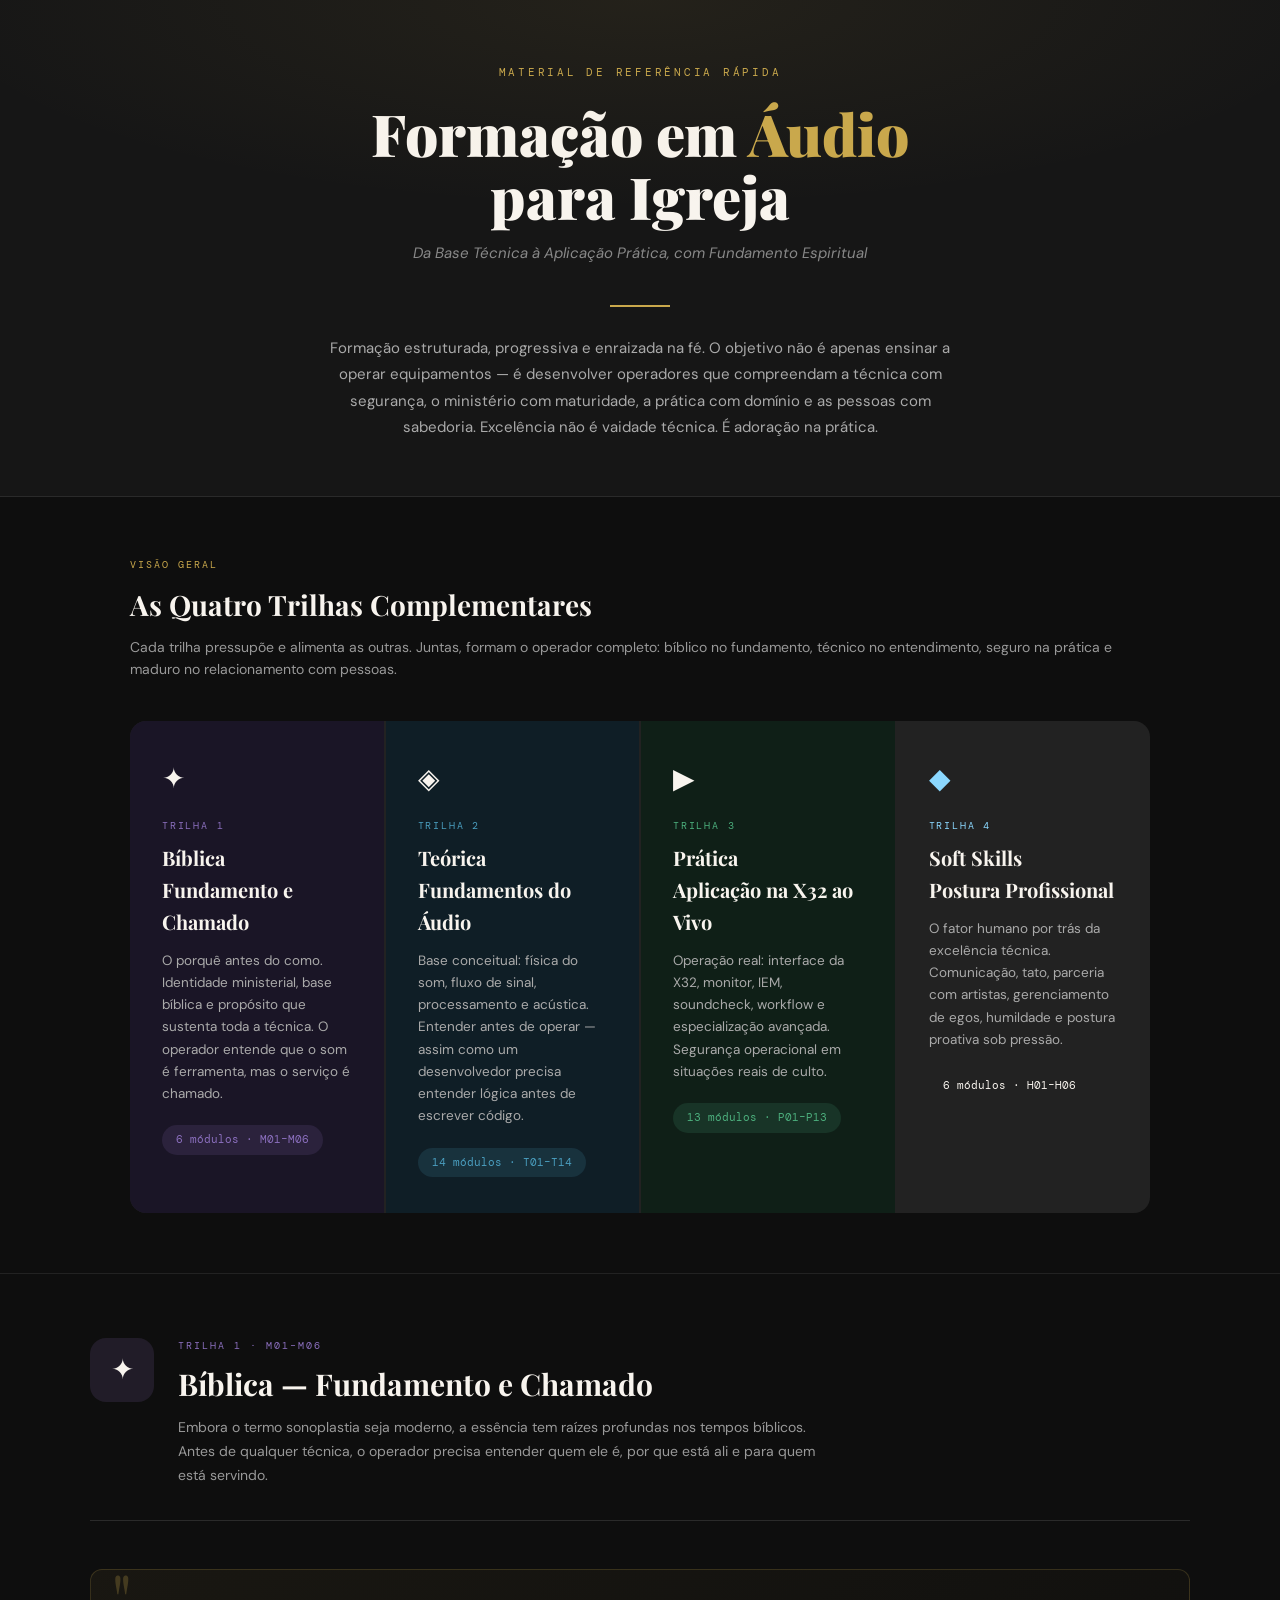
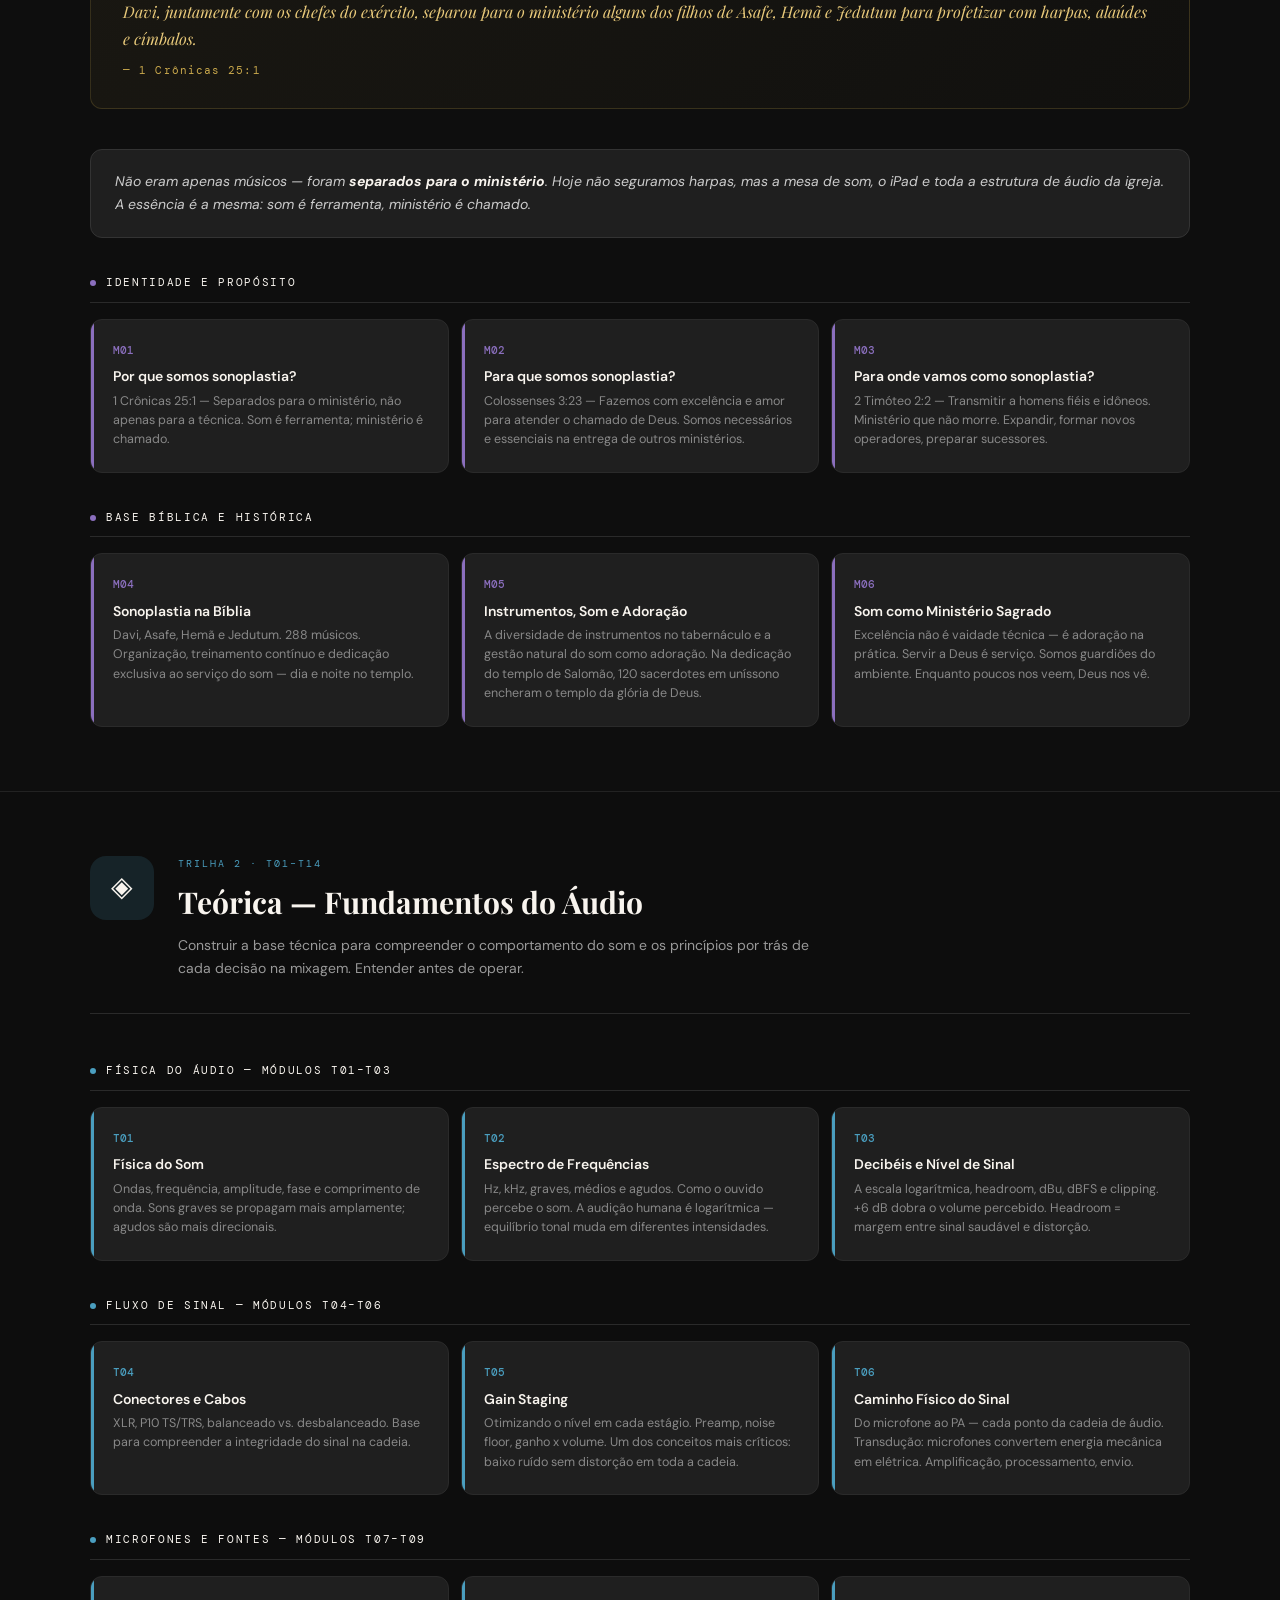
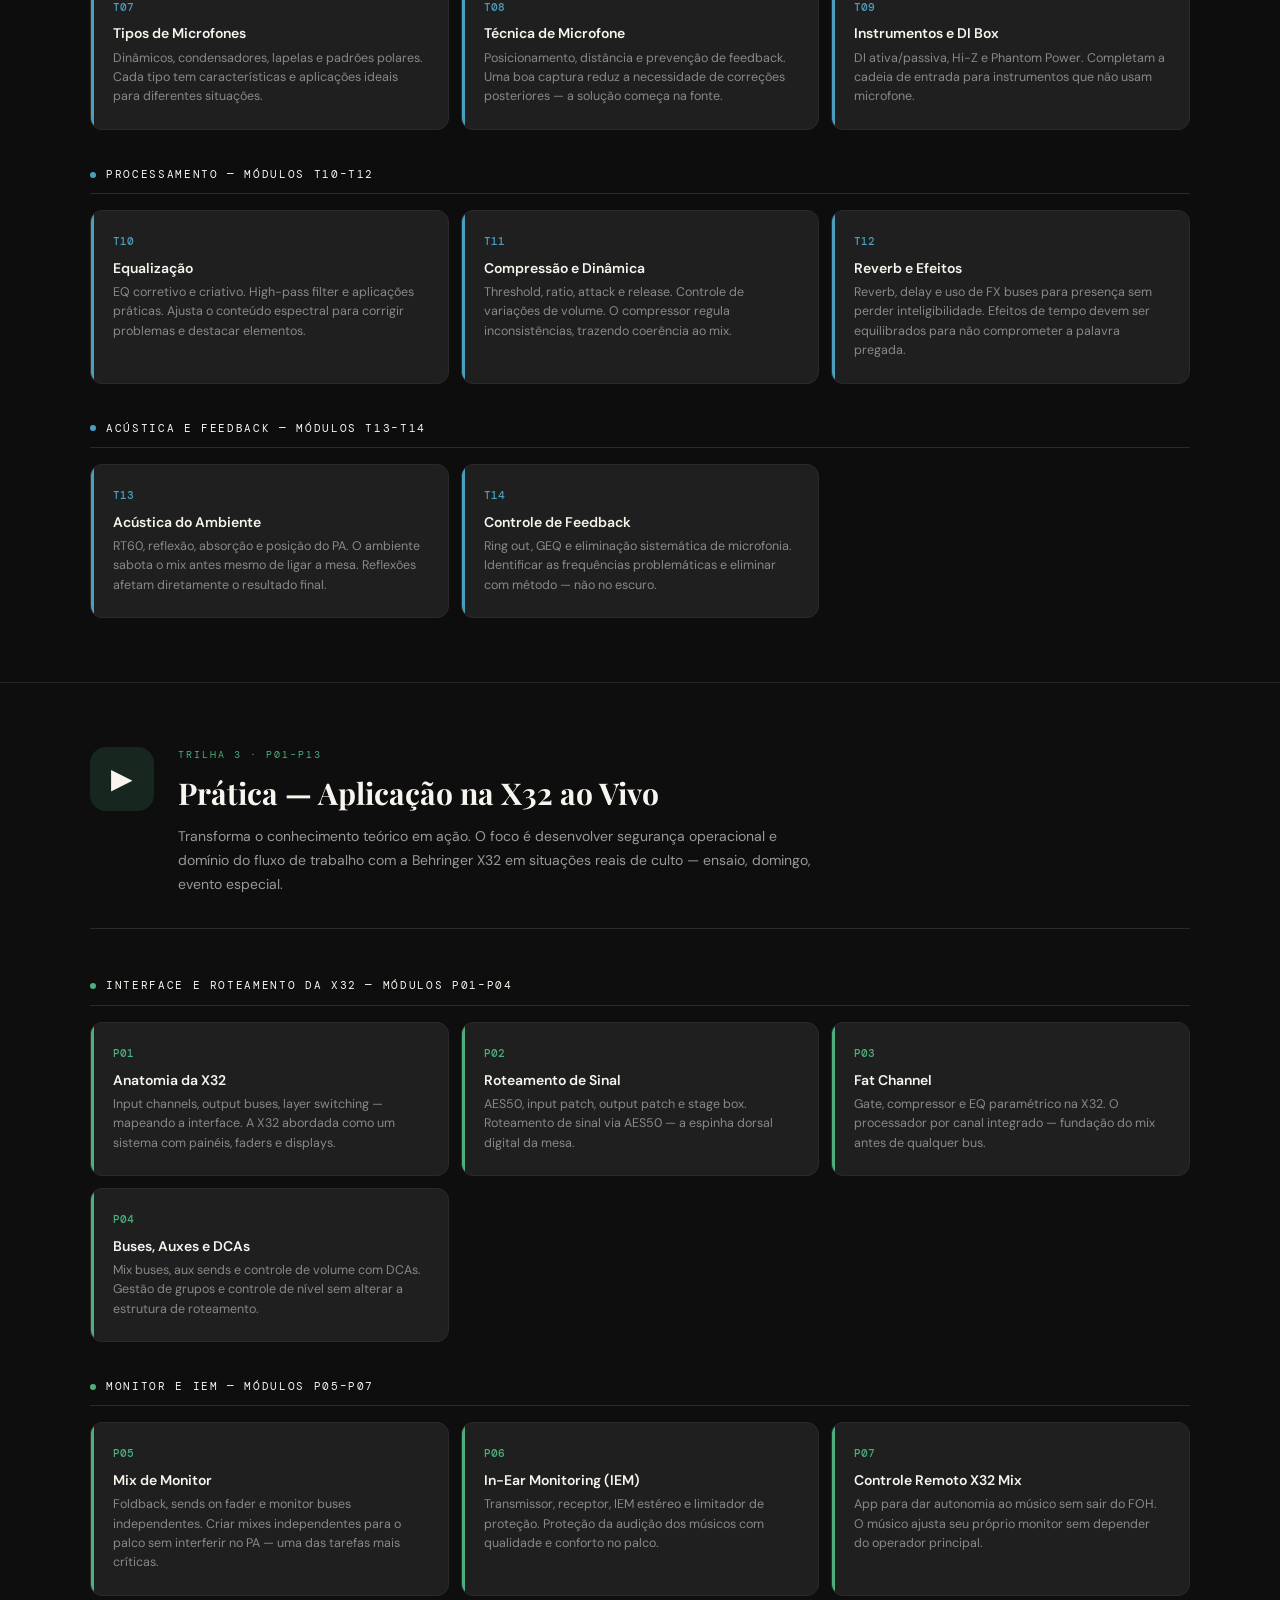
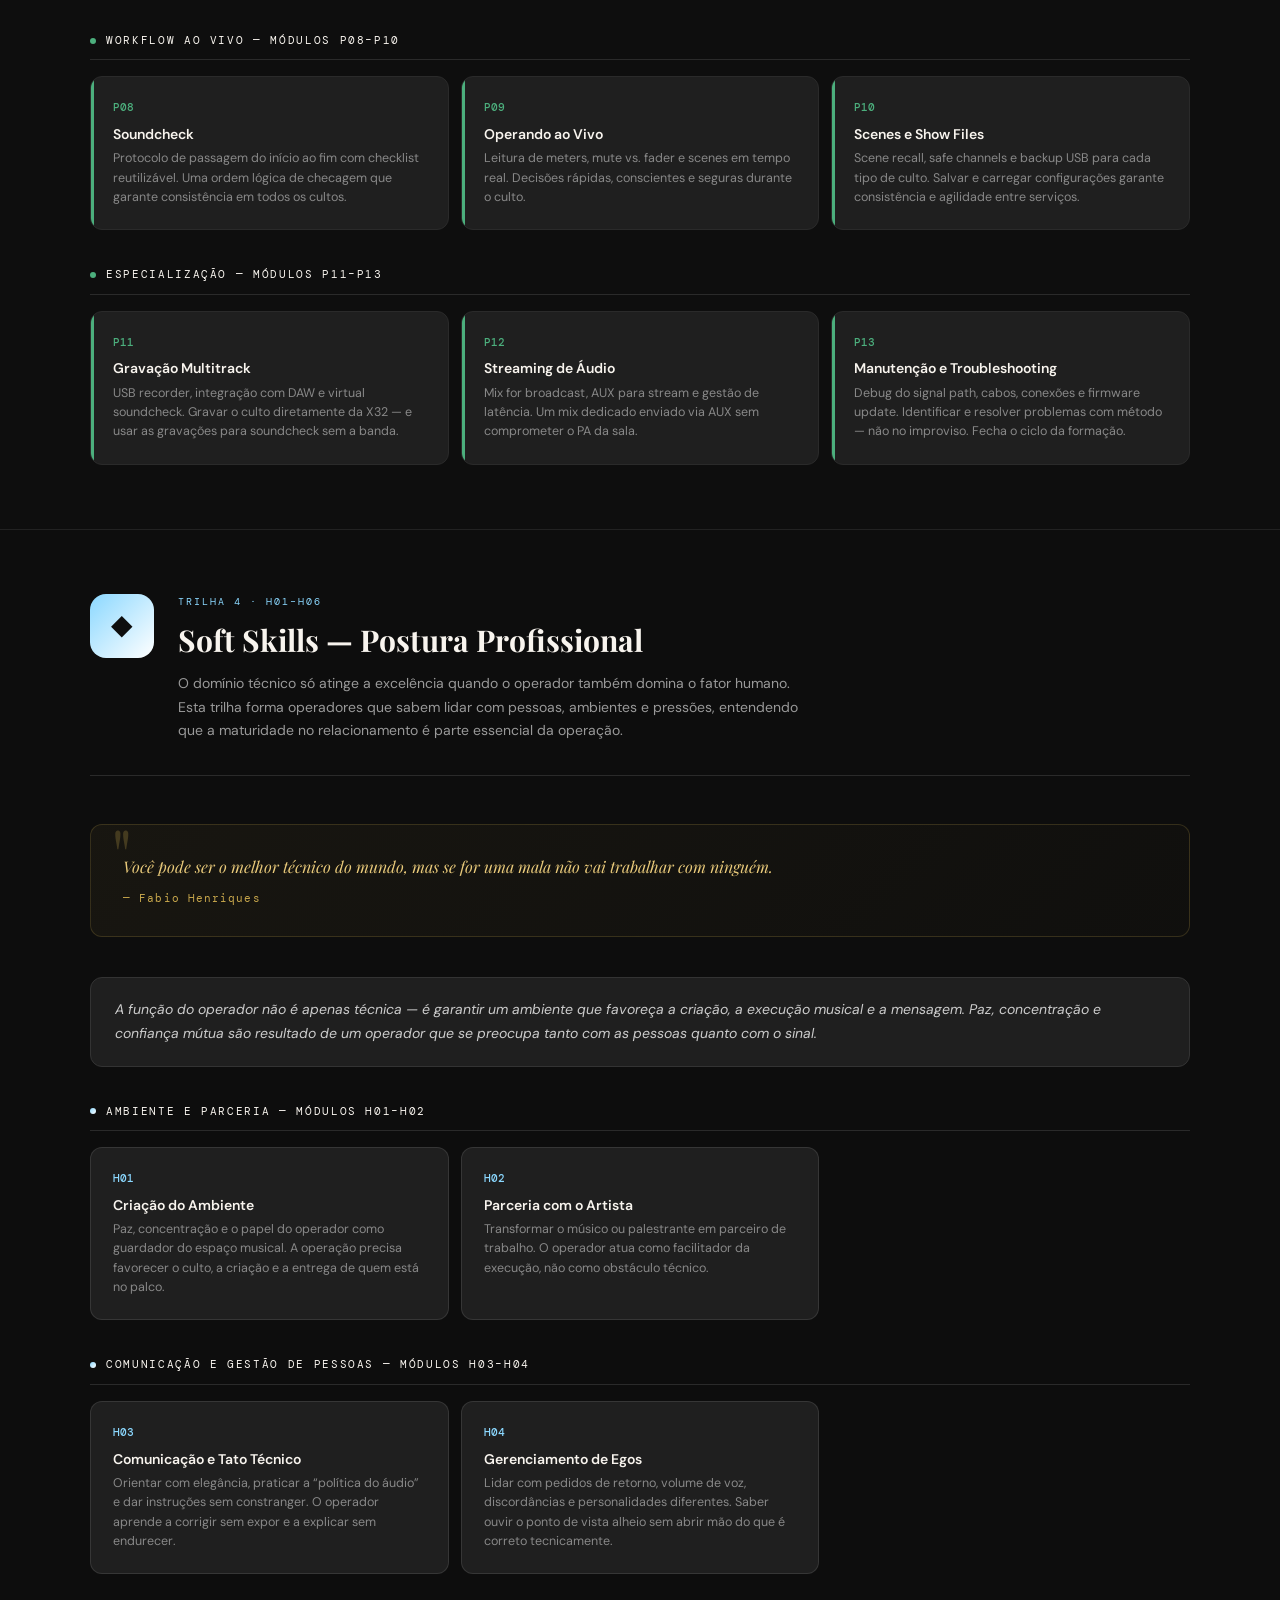
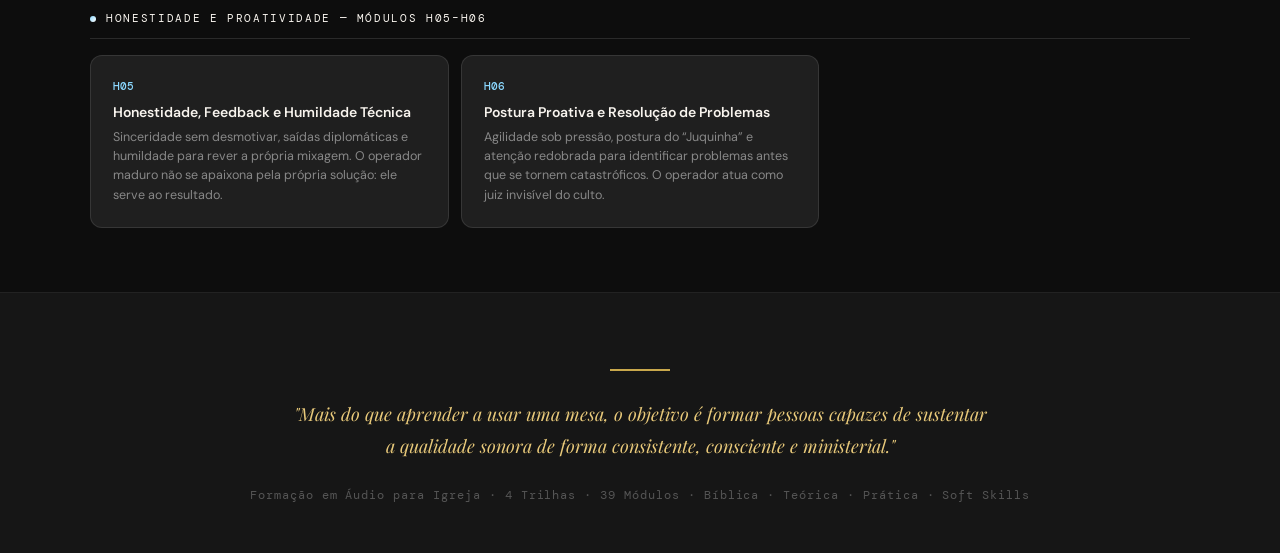
<file: index.html>
<!doctype html>
<html lang="pt-BR">
  <head>
    <meta charset="UTF-8" />
    <meta name="viewport" content="width=device-width, initial-scale=1.0" />
    <title>Formação em Áudio para Igreja</title>
    <link
      href="https://fonts.googleapis.com/css2?family=Playfair+Display:wght@700;900&family=DM+Sans:wght@300;400;500;600&family=DM+Mono:wght@400;500&display=swap"
      rel="stylesheet"
    />
    <link rel="stylesheet" href="styles.css" />
  </head>
  <body>
    <!-- ═══════════════════════════ HERO ═══════════════════════════ -->
    <style>
      /* Ajuste para a nova 4ª trilha */
      .overview-grid {
        grid-template-columns: repeat(4, minmax(0, 1fr));
      }

      .overview-card.hum,
      .modulos-grid.hum .modulo-card {
        border-color: rgba(255, 255, 255, 0.1);
      }

      .hum-color,
      .overview-card.hum .card-track-label,
      .overview-card.hum .card-icon,
      .modulos-grid.hum .modulo-id {
        color: #8bd8ff;
      }

      .hum-bg,
      .subgroup-dot.hum {
        background: linear-gradient(135deg, #8bd8ff, #ffffff);
        color: #0e0e0e;
      }

      @media (max-width: 1100px) {
        .overview-grid {
          grid-template-columns: repeat(2, minmax(0, 1fr));
        }
      }

      @media (max-width: 700px) {
        .overview-grid {
          grid-template-columns: 1fr;
        }
      }
    </style>

    <div class="hero">
      <div class="hero-eyebrow">Material de Referência Rápida</div>
      <h1>Formação em <span>Áudio</span><br />para Igreja</h1>
      <div class="hero-sub">
        Da Base Técnica à Aplicação Prática, com Fundamento Espiritual
      </div>
      <div class="gold-rule"></div>
      <div class="hero-desc">
        Formação estruturada, progressiva e enraizada na fé. O objetivo não é
        apenas ensinar a operar equipamentos — é desenvolver operadores que
        compreendam a técnica com segurança, o ministério com maturidade, a
        prática com domínio e as pessoas com sabedoria. Excelência não é vaidade
        técnica. É adoração na prática.
      </div>
    </div>

    <!-- ═══════════════════════════ OVERVIEW DAS 4 TRILHAS ═══════════════════════════ -->
    <div class="section">
      <div class="section-label">Visão Geral</div>
      <div class="section-title">As Quatro Trilhas Complementares</div>
      <div class="section-desc">
        Cada trilha pressupõe e alimenta as outras. Juntas, formam o operador
        completo: bíblico no fundamento, técnico no entendimento, seguro na
        prática e maduro no relacionamento com pessoas.
      </div>

      <div class="overview-grid">
        <div class="overview-card esp">
          <span class="card-icon">✦</span>
          <div class="card-track-label">Trilha 1</div>
          <div class="card-title">Bíblica<br />Fundamento e Chamado</div>
          <div class="card-body">
            O porquê antes do como. Identidade ministerial, base bíblica e
            propósito que sustenta toda a técnica. O operador entende que o som
            é ferramenta, mas o serviço é chamado.
          </div>
          <div class="card-modules-count">6 módulos · M01–M06</div>
        </div>

        <div class="overview-card teo">
          <span class="card-icon">◈</span>
          <div class="card-track-label">Trilha 2</div>
          <div class="card-title">Teórica<br />Fundamentos do Áudio</div>
          <div class="card-body">
            Base conceitual: física do som, fluxo de sinal, processamento e
            acústica. Entender antes de operar — assim como um desenvolvedor
            precisa entender lógica antes de escrever código.
          </div>
          <div class="card-modules-count">14 módulos · T01–T14</div>
        </div>

        <div class="overview-card pra">
          <span class="card-icon">▶</span>
          <div class="card-track-label">Trilha 3</div>
          <div class="card-title">Prática<br />Aplicação na X32 ao Vivo</div>
          <div class="card-body">
            Operação real: interface da X32, monitor, IEM, soundcheck, workflow
            e especialização avançada. Segurança operacional em situações reais
            de culto.
          </div>
          <div class="card-modules-count">13 módulos · P01–P13</div>
        </div>

        <div class="overview-card hum">
          <span class="card-icon">◆</span>
          <div class="card-track-label">Trilha 4</div>
          <div class="card-title">Soft Skills<br />Postura Profissional</div>
          <div class="card-body">
            O fator humano por trás da excelência técnica. Comunicação, tato,
            parceria com artistas, gerenciamento de egos, humildade e postura
            proativa sob pressão.
          </div>
          <div class="card-modules-count">6 módulos · H01–H06</div>
        </div>
      </div>
    </div>

    <hr class="divider" />

    <!-- ═══════════════════════════ TRILHA BÍBLICA ═══════════════════════════ -->
    <div class="trilha-section esp">
      <div class="trilha-inner">
        <div class="trilha-header">
          <div class="trilha-icon-wrap esp-bg">✦</div>
          <div class="trilha-header-text">
            <div class="trilha-track-badge esp-color">Trilha 1 · M01–M06</div>
            <div class="trilha-h2">Bíblica — Fundamento e Chamado</div>
            <div class="trilha-desc">
              Embora o termo sonoplastia seja moderno, a essência tem raízes
              profundas nos tempos bíblicos. Antes de qualquer técnica, o
              operador precisa entender quem ele é, por que está ali e para quem
              está servindo.
            </div>
          </div>
        </div>

        <div class="quote-block">
          <div class="quote-text">
            Davi, juntamente com os chefes do exército, separou para o
            ministério alguns dos filhos de Asafe, Hemã e Jedutum para
            profetizar com harpas, alaúdes e címbalos.
          </div>
          <div class="quote-ref">— 1 Crônicas 25:1</div>
        </div>

        <div class="highlight-box">
          Não eram apenas músicos — foram
          <strong style="color: var(--white)"
            >separados para o ministério</strong
          >. Hoje não seguramos harpas, mas a mesa de som, o iPad e toda a
          estrutura de áudio da igreja. A essência é a mesma: som é ferramenta,
          ministério é chamado.
        </div>

        <!-- Grupo de Módulos -->
        <div class="subgroup-title">
          <div class="subgroup-dot esp"></div>
          Identidade e Propósito
        </div>
        <div class="modulos-grid esp">
          <div class="modulo-card">
            <div class="modulo-id">M01</div>
            <div class="modulo-title">Por que somos sonoplastia?</div>
            <div class="modulo-body">
              1 Crônicas 25:1 — Separados para o ministério, não apenas para a
              técnica. Som é ferramenta; ministério é chamado.
            </div>
          </div>
          <div class="modulo-card">
            <div class="modulo-id">M02</div>
            <div class="modulo-title">Para que somos sonoplastia?</div>
            <div class="modulo-body">
              Colossenses 3:23 — Fazemos com excelência e amor para atender o
              chamado de Deus. Somos necessários e essenciais na entrega de
              outros ministérios.
            </div>
          </div>
          <div class="modulo-card">
            <div class="modulo-id">M03</div>
            <div class="modulo-title">Para onde vamos como sonoplastia?</div>
            <div class="modulo-body">
              2 Timóteo 2:2 — Transmitir a homens fiéis e idôneos. Ministério
              que não morre. Expandir, formar novos operadores, preparar
              sucessores.
            </div>
          </div>
        </div>

        <div class="subgroup-title">
          <div class="subgroup-dot esp"></div>
          Base Bíblica e Histórica
        </div>
        <div class="modulos-grid esp">
          <div class="modulo-card">
            <div class="modulo-id">M04</div>
            <div class="modulo-title">Sonoplastia na Bíblia</div>
            <div class="modulo-body">
              Davi, Asafe, Hemã e Jedutum. 288 músicos. Organização, treinamento
              contínuo e dedicação exclusiva ao serviço do som — dia e noite no
              templo.
            </div>
          </div>
          <div class="modulo-card">
            <div class="modulo-id">M05</div>
            <div class="modulo-title">Instrumentos, Som e Adoração</div>
            <div class="modulo-body">
              A diversidade de instrumentos no tabernáculo e a gestão natural do
              som como adoração. Na dedicação do templo de Salomão, 120
              sacerdotes em uníssono encheram o templo da glória de Deus.
            </div>
          </div>
          <div class="modulo-card">
            <div class="modulo-id">M06</div>
            <div class="modulo-title">Som como Ministério Sagrado</div>
            <div class="modulo-body">
              Excelência não é vaidade técnica — é adoração na prática. Servir a
              Deus é serviço. Somos guardiões do ambiente. Enquanto poucos nos
              veem, Deus nos vê.
            </div>
          </div>
        </div>
      </div>
    </div>

    <hr class="divider" />

    <!-- ═══════════════════════════ TRILHA TEÓRICA ═══════════════════════════ -->
    <div class="trilha-section teo" style="background: #0d0d0d">
      <div class="trilha-inner">
        <div class="trilha-header">
          <div class="trilha-icon-wrap teo-bg">◈</div>
          <div class="trilha-header-text">
            <div class="trilha-track-badge teo-color">Trilha 2 · T01–T14</div>
            <div class="trilha-h2">Teórica — Fundamentos do Áudio</div>
            <div class="trilha-desc">
              Construir a base técnica para compreender o comportamento do som e
              os princípios por trás de cada decisão na mixagem. Entender antes
              de operar.
            </div>
          </div>
        </div>

        <!-- T01–T03 -->
        <div class="subgroup-title">
          <div class="subgroup-dot teo"></div>
          Física do Áudio — Módulos T01–T03
        </div>
        <div class="modulos-grid teo">
          <div class="modulo-card">
            <div class="modulo-id">T01</div>
            <div class="modulo-title">Física do Som</div>
            <div class="modulo-body">
              Ondas, frequência, amplitude, fase e comprimento de onda. Sons
              graves se propagam mais amplamente; agudos são mais direcionais.
            </div>
          </div>
          <div class="modulo-card">
            <div class="modulo-id">T02</div>
            <div class="modulo-title">Espectro de Frequências</div>
            <div class="modulo-body">
              Hz, kHz, graves, médios e agudos. Como o ouvido percebe o som. A
              audição humana é logarítmica — equilíbrio tonal muda em diferentes
              intensidades.
            </div>
          </div>
          <div class="modulo-card">
            <div class="modulo-id">T03</div>
            <div class="modulo-title">Decibéis e Nível de Sinal</div>
            <div class="modulo-body">
              A escala logarítmica, headroom, dBu, dBFS e clipping. +6 dB dobra
              o volume percebido. Headroom = margem entre sinal saudável e
              distorção.
            </div>
          </div>
        </div>

        <!-- T04–T06 -->
        <div class="subgroup-title">
          <div class="subgroup-dot teo"></div>
          Fluxo de Sinal — Módulos T04–T06
        </div>
        <div class="modulos-grid teo">
          <div class="modulo-card">
            <div class="modulo-id">T04</div>
            <div class="modulo-title">Conectores e Cabos</div>
            <div class="modulo-body">
              XLR, P10 TS/TRS, balanceado vs. desbalanceado. Base para
              compreender a integridade do sinal na cadeia.
            </div>
          </div>
          <div class="modulo-card">
            <div class="modulo-id">T05</div>
            <div class="modulo-title">Gain Staging</div>
            <div class="modulo-body">
              Otimizando o nível em cada estágio. Preamp, noise floor, ganho x
              volume. Um dos conceitos mais críticos: baixo ruído sem distorção
              em toda a cadeia.
            </div>
          </div>
          <div class="modulo-card">
            <div class="modulo-id">T06</div>
            <div class="modulo-title">Caminho Físico do Sinal</div>
            <div class="modulo-body">
              Do microfone ao PA — cada ponto da cadeia de áudio. Transdução:
              microfones convertem energia mecânica em elétrica. Amplificação,
              processamento, envio.
            </div>
          </div>
        </div>

        <!-- T07–T09 -->
        <div class="subgroup-title">
          <div class="subgroup-dot teo"></div>
          Microfones e Fontes — Módulos T07–T09
        </div>
        <div class="modulos-grid teo">
          <div class="modulo-card">
            <div class="modulo-id">T07</div>
            <div class="modulo-title">Tipos de Microfones</div>
            <div class="modulo-body">
              Dinâmicos, condensadores, lapelas e padrões polares. Cada tipo tem
              características e aplicações ideais para diferentes situações.
            </div>
          </div>
          <div class="modulo-card">
            <div class="modulo-id">T08</div>
            <div class="modulo-title">Técnica de Microfone</div>
            <div class="modulo-body">
              Posicionamento, distância e prevenção de feedback. Uma boa captura
              reduz a necessidade de correções posteriores — a solução começa na
              fonte.
            </div>
          </div>
          <div class="modulo-card">
            <div class="modulo-id">T09</div>
            <div class="modulo-title">Instrumentos e DI Box</div>
            <div class="modulo-body">
              DI ativa/passiva, Hi-Z e Phantom Power. Completam a cadeia de
              entrada para instrumentos que não usam microfone.
            </div>
          </div>
        </div>

        <!-- T10–T12 -->
        <div class="subgroup-title">
          <div class="subgroup-dot teo"></div>
          Processamento — Módulos T10–T12
        </div>
        <div class="modulos-grid teo">
          <div class="modulo-card">
            <div class="modulo-id">T10</div>
            <div class="modulo-title">Equalização</div>
            <div class="modulo-body">
              EQ corretivo e criativo. High-pass filter e aplicações práticas.
              Ajusta o conteúdo espectral para corrigir problemas e destacar
              elementos.
            </div>
          </div>
          <div class="modulo-card">
            <div class="modulo-id">T11</div>
            <div class="modulo-title">Compressão e Dinâmica</div>
            <div class="modulo-body">
              Threshold, ratio, attack e release. Controle de variações de
              volume. O compressor regula inconsistências, trazendo coerência ao
              mix.
            </div>
          </div>
          <div class="modulo-card">
            <div class="modulo-id">T12</div>
            <div class="modulo-title">Reverb e Efeitos</div>
            <div class="modulo-body">
              Reverb, delay e uso de FX buses para presença sem perder
              inteligibilidade. Efeitos de tempo devem ser equilibrados para não
              comprometer a palavra pregada.
            </div>
          </div>
        </div>

        <!-- T13–T14 -->
        <div class="subgroup-title">
          <div class="subgroup-dot teo"></div>
          Acústica e Feedback — Módulos T13–T14
        </div>
        <div class="modulos-grid teo">
          <div class="modulo-card">
            <div class="modulo-id">T13</div>
            <div class="modulo-title">Acústica do Ambiente</div>
            <div class="modulo-body">
              RT60, reflexão, absorção e posição do PA. O ambiente sabota o mix
              antes mesmo de ligar a mesa. Reflexões afetam diretamente o
              resultado final.
            </div>
          </div>
          <div class="modulo-card">
            <div class="modulo-id">T14</div>
            <div class="modulo-title">Controle de Feedback</div>
            <div class="modulo-body">
              Ring out, GEQ e eliminação sistemática de microfonia. Identificar
              as frequências problemáticas e eliminar com método — não no
              escuro.
            </div>
          </div>
        </div>
      </div>
    </div>

    <hr class="divider" />

    <!-- ═══════════════════════════ TRILHA PRÁTICA ═══════════════════════════ -->
    <div class="trilha-section pra" style="background: #0e0e0e">
      <div class="trilha-inner">
        <div class="trilha-header">
          <div class="trilha-icon-wrap pra-bg">▶</div>
          <div class="trilha-header-text">
            <div class="trilha-track-badge pra-color">Trilha 3 · P01–P13</div>
            <div class="trilha-h2">Prática — Aplicação na X32 ao Vivo</div>
            <div class="trilha-desc">
              Transforma o conhecimento teórico em ação. O foco é desenvolver
              segurança operacional e domínio do fluxo de trabalho com a
              Behringer X32 em situações reais de culto — ensaio, domingo,
              evento especial.
            </div>
          </div>
        </div>

        <!-- P01–P04 -->
        <div class="subgroup-title">
          <div class="subgroup-dot pra"></div>
          Interface e Roteamento da X32 — Módulos P01–P04
        </div>
        <div class="modulos-grid pra">
          <div class="modulo-card">
            <div class="modulo-id">P01</div>
            <div class="modulo-title">Anatomia da X32</div>
            <div class="modulo-body">
              Input channels, output buses, layer switching — mapeando a
              interface. A X32 abordada como um sistema com painéis, faders e
              displays.
            </div>
          </div>
          <div class="modulo-card">
            <div class="modulo-id">P02</div>
            <div class="modulo-title">Roteamento de Sinal</div>
            <div class="modulo-body">
              AES50, input patch, output patch e stage box. Roteamento de sinal
              via AES50 — a espinha dorsal digital da mesa.
            </div>
          </div>
          <div class="modulo-card">
            <div class="modulo-id">P03</div>
            <div class="modulo-title">Fat Channel</div>
            <div class="modulo-body">
              Gate, compressor e EQ paramétrico na X32. O processador por canal
              integrado — fundação do mix antes de qualquer bus.
            </div>
          </div>
          <div class="modulo-card">
            <div class="modulo-id">P04</div>
            <div class="modulo-title">Buses, Auxes e DCAs</div>
            <div class="modulo-body">
              Mix buses, aux sends e controle de volume com DCAs. Gestão de
              grupos e controle de nível sem alterar a estrutura de roteamento.
            </div>
          </div>
        </div>

        <!-- P05–P07 -->
        <div class="subgroup-title">
          <div class="subgroup-dot pra"></div>
          Monitor e IEM — Módulos P05–P07
        </div>
        <div class="modulos-grid pra">
          <div class="modulo-card">
            <div class="modulo-id">P05</div>
            <div class="modulo-title">Mix de Monitor</div>
            <div class="modulo-body">
              Foldback, sends on fader e monitor buses independentes. Criar
              mixes independentes para o palco sem interferir no PA — uma das
              tarefas mais críticas.
            </div>
          </div>
          <div class="modulo-card">
            <div class="modulo-id">P06</div>
            <div class="modulo-title">In-Ear Monitoring (IEM)</div>
            <div class="modulo-body">
              Transmissor, receptor, IEM estéreo e limitador de proteção.
              Proteção da audição dos músicos com qualidade e conforto no palco.
            </div>
          </div>
          <div class="modulo-card">
            <div class="modulo-id">P07</div>
            <div class="modulo-title">Controle Remoto X32 Mix</div>
            <div class="modulo-body">
              App para dar autonomia ao músico sem sair do FOH. O músico ajusta
              seu próprio monitor sem depender do operador principal.
            </div>
          </div>
        </div>

        <!-- P08–P10 -->
        <div class="subgroup-title">
          <div class="subgroup-dot pra"></div>
          Workflow ao Vivo — Módulos P08–P10
        </div>
        <div class="modulos-grid pra">
          <div class="modulo-card">
            <div class="modulo-id">P08</div>
            <div class="modulo-title">Soundcheck</div>
            <div class="modulo-body">
              Protocolo de passagem do início ao fim com checklist reutilizável.
              Uma ordem lógica de checagem que garante consistência em todos os
              cultos.
            </div>
          </div>
          <div class="modulo-card">
            <div class="modulo-id">P09</div>
            <div class="modulo-title">Operando ao Vivo</div>
            <div class="modulo-body">
              Leitura de meters, mute vs. fader e scenes em tempo real. Decisões
              rápidas, conscientes e seguras durante o culto.
            </div>
          </div>
          <div class="modulo-card">
            <div class="modulo-id">P10</div>
            <div class="modulo-title">Scenes e Show Files</div>
            <div class="modulo-body">
              Scene recall, safe channels e backup USB para cada tipo de culto.
              Salvar e carregar configurações garante consistência e agilidade
              entre serviços.
            </div>
          </div>
        </div>

        <!-- P11–P13 -->
        <div class="subgroup-title">
          <div class="subgroup-dot pra"></div>
          Especialização — Módulos P11–P13
        </div>
        <div class="modulos-grid pra">
          <div class="modulo-card">
            <div class="modulo-id">P11</div>
            <div class="modulo-title">Gravação Multitrack</div>
            <div class="modulo-body">
              USB recorder, integração com DAW e virtual soundcheck. Gravar o
              culto diretamente da X32 — e usar as gravações para soundcheck sem
              a banda.
            </div>
          </div>
          <div class="modulo-card">
            <div class="modulo-id">P12</div>
            <div class="modulo-title">Streaming de Áudio</div>
            <div class="modulo-body">
              Mix for broadcast, AUX para stream e gestão de latência. Um mix
              dedicado enviado via AUX sem comprometer o PA da sala.
            </div>
          </div>
          <div class="modulo-card">
            <div class="modulo-id">P13</div>
            <div class="modulo-title">Manutenção e Troubleshooting</div>
            <div class="modulo-body">
              Debug do signal path, cabos, conexões e firmware update.
              Identificar e resolver problemas com método — não no improviso.
              Fecha o ciclo da formação.
            </div>
          </div>
        </div>
      </div>
    </div>

    <hr class="divider" />

    <!-- ═══════════════════════════ TRILHA SOFT SKILLS ═══════════════════════════ -->
    <div class="trilha-section hum" style="background: #0d0d0d">
      <div class="trilha-inner">
        <div class="trilha-header">
          <div class="trilha-icon-wrap hum-bg">◆</div>
          <div class="trilha-header-text">
            <div class="trilha-track-badge hum-color">Trilha 4 · H01–H06</div>
            <div class="trilha-h2">Soft Skills — Postura Profissional</div>
            <div class="trilha-desc">
              O domínio técnico só atinge a excelência quando o operador também
              domina o fator humano. Esta trilha forma operadores que sabem
              lidar com pessoas, ambientes e pressões, entendendo que a
              maturidade no relacionamento é parte essencial da operação.
            </div>
          </div>
        </div>

        <div class="quote-block">
          <div class="quote-text">
            Você pode ser o melhor técnico do mundo, mas se for uma mala não vai
            trabalhar com ninguém.
          </div>
          <div class="quote-ref">— Fabio Henriques</div>
        </div>

        <div class="highlight-box">
          A função do operador não é apenas técnica — é garantir um ambiente que
          favoreça a criação, a execução musical e a mensagem. Paz, concentração
          e confiança mútua são resultado de um operador que se preocupa tanto
          com as pessoas quanto com o sinal.
        </div>

        <!-- H01–H02 -->
        <div class="subgroup-title">
          <div class="subgroup-dot hum"></div>
          Ambiente e Parceria — Módulos H01–H02
        </div>
        <div class="modulos-grid hum">
          <div class="modulo-card">
            <div class="modulo-id">H01</div>
            <div class="modulo-title">Criação do Ambiente</div>
            <div class="modulo-body">
              Paz, concentração e o papel do operador como guardador do espaço
              musical. A operação precisa favorecer o culto, a criação e a
              entrega de quem está no palco.
            </div>
          </div>
          <div class="modulo-card">
            <div class="modulo-id">H02</div>
            <div class="modulo-title">Parceria com o Artista</div>
            <div class="modulo-body">
              Transformar o músico ou palestrante em parceiro de trabalho. O
              operador atua como facilitador da execução, não como obstáculo
              técnico.
            </div>
          </div>
        </div>

        <!-- H03–H04 -->
        <div class="subgroup-title">
          <div class="subgroup-dot hum"></div>
          Comunicação e Gestão de Pessoas — Módulos H03–H04
        </div>
        <div class="modulos-grid hum">
          <div class="modulo-card">
            <div class="modulo-id">H03</div>
            <div class="modulo-title">Comunicação e Tato Técnico</div>
            <div class="modulo-body">
              Orientar com elegância, praticar a “política do áudio” e dar
              instruções sem constranger. O operador aprende a corrigir sem
              expor e a explicar sem endurecer.
            </div>
          </div>
          <div class="modulo-card">
            <div class="modulo-id">H04</div>
            <div class="modulo-title">Gerenciamento de Egos</div>
            <div class="modulo-body">
              Lidar com pedidos de retorno, volume de voz, discordâncias e
              personalidades diferentes. Saber ouvir o ponto de vista alheio sem
              abrir mão do que é correto tecnicamente.
            </div>
          </div>
        </div>

        <!-- H05–H06 -->
        <div class="subgroup-title">
          <div class="subgroup-dot hum"></div>
          Honestidade e Proatividade — Módulos H05–H06
        </div>
        <div class="modulos-grid hum">
          <div class="modulo-card">
            <div class="modulo-id">H05</div>
            <div class="modulo-title">
              Honestidade, Feedback e Humildade Técnica
            </div>
            <div class="modulo-body">
              Sinceridade sem desmotivar, saídas diplomáticas e humildade para
              rever a própria mixagem. O operador maduro não se apaixona pela
              própria solução: ele serve ao resultado.
            </div>
          </div>
          <div class="modulo-card">
            <div class="modulo-id">H06</div>
            <div class="modulo-title">
              Postura Proativa e Resolução de Problemas
            </div>
            <div class="modulo-body">
              Agilidade sob pressão, postura do “Juquinha” e atenção redobrada
              para identificar problemas antes que se tornem catastróficos. O
              operador atua como juiz invisível do culto.
            </div>
          </div>
        </div>
      </div>
    </div>

    <!-- ═══════════════════════════ FOOTER ═══════════════════════════ -->
    <div class="footer">
      <div class="gold-rule"></div>
      <div class="footer-quote">
        "Mais do que aprender a usar uma mesa, o objetivo é formar pessoas
        capazes de sustentar a qualidade sonora de forma consistente, consciente
        e ministerial."
      </div>
      <div class="footer-note">
        Formação em Áudio para Igreja · 4 Trilhas · 39 Módulos · Bíblica ·
        Teórica · Prática · Soft Skills
      </div>
    </div>
  </body>
</html>
</file>
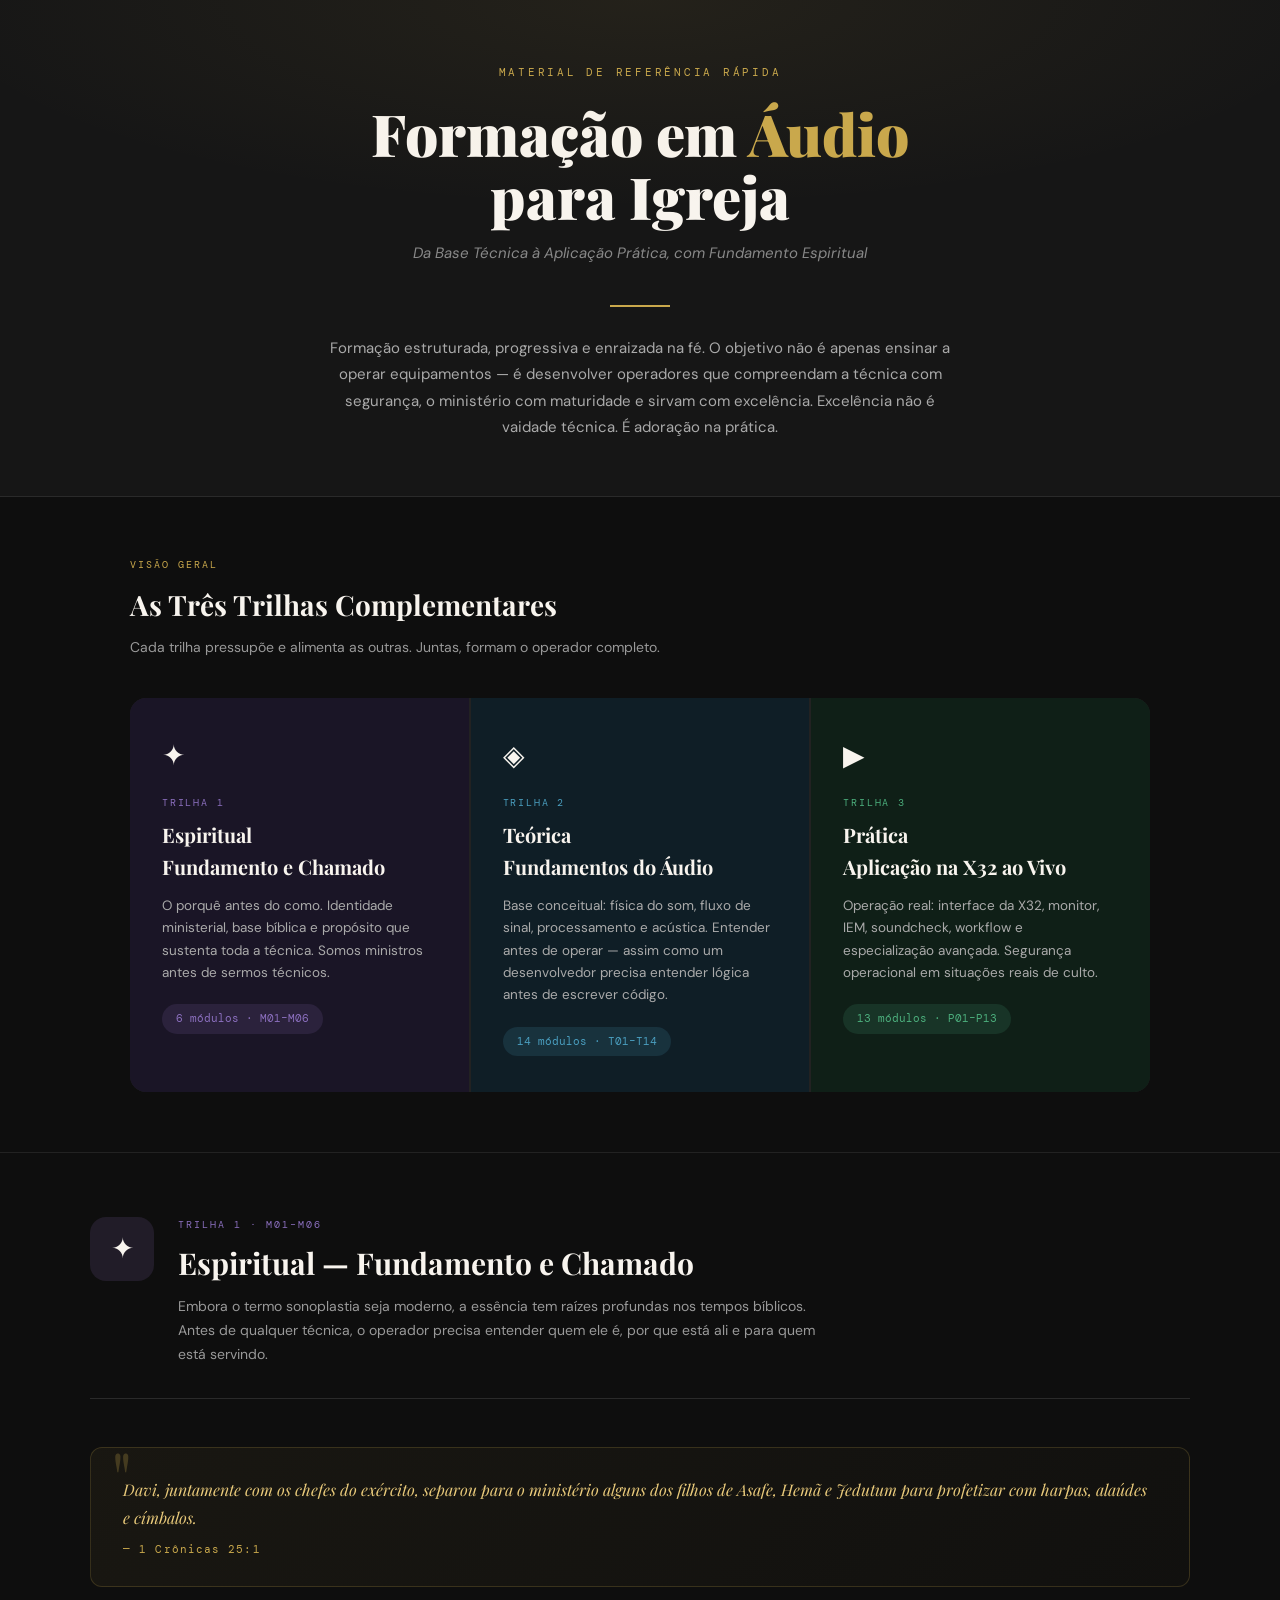
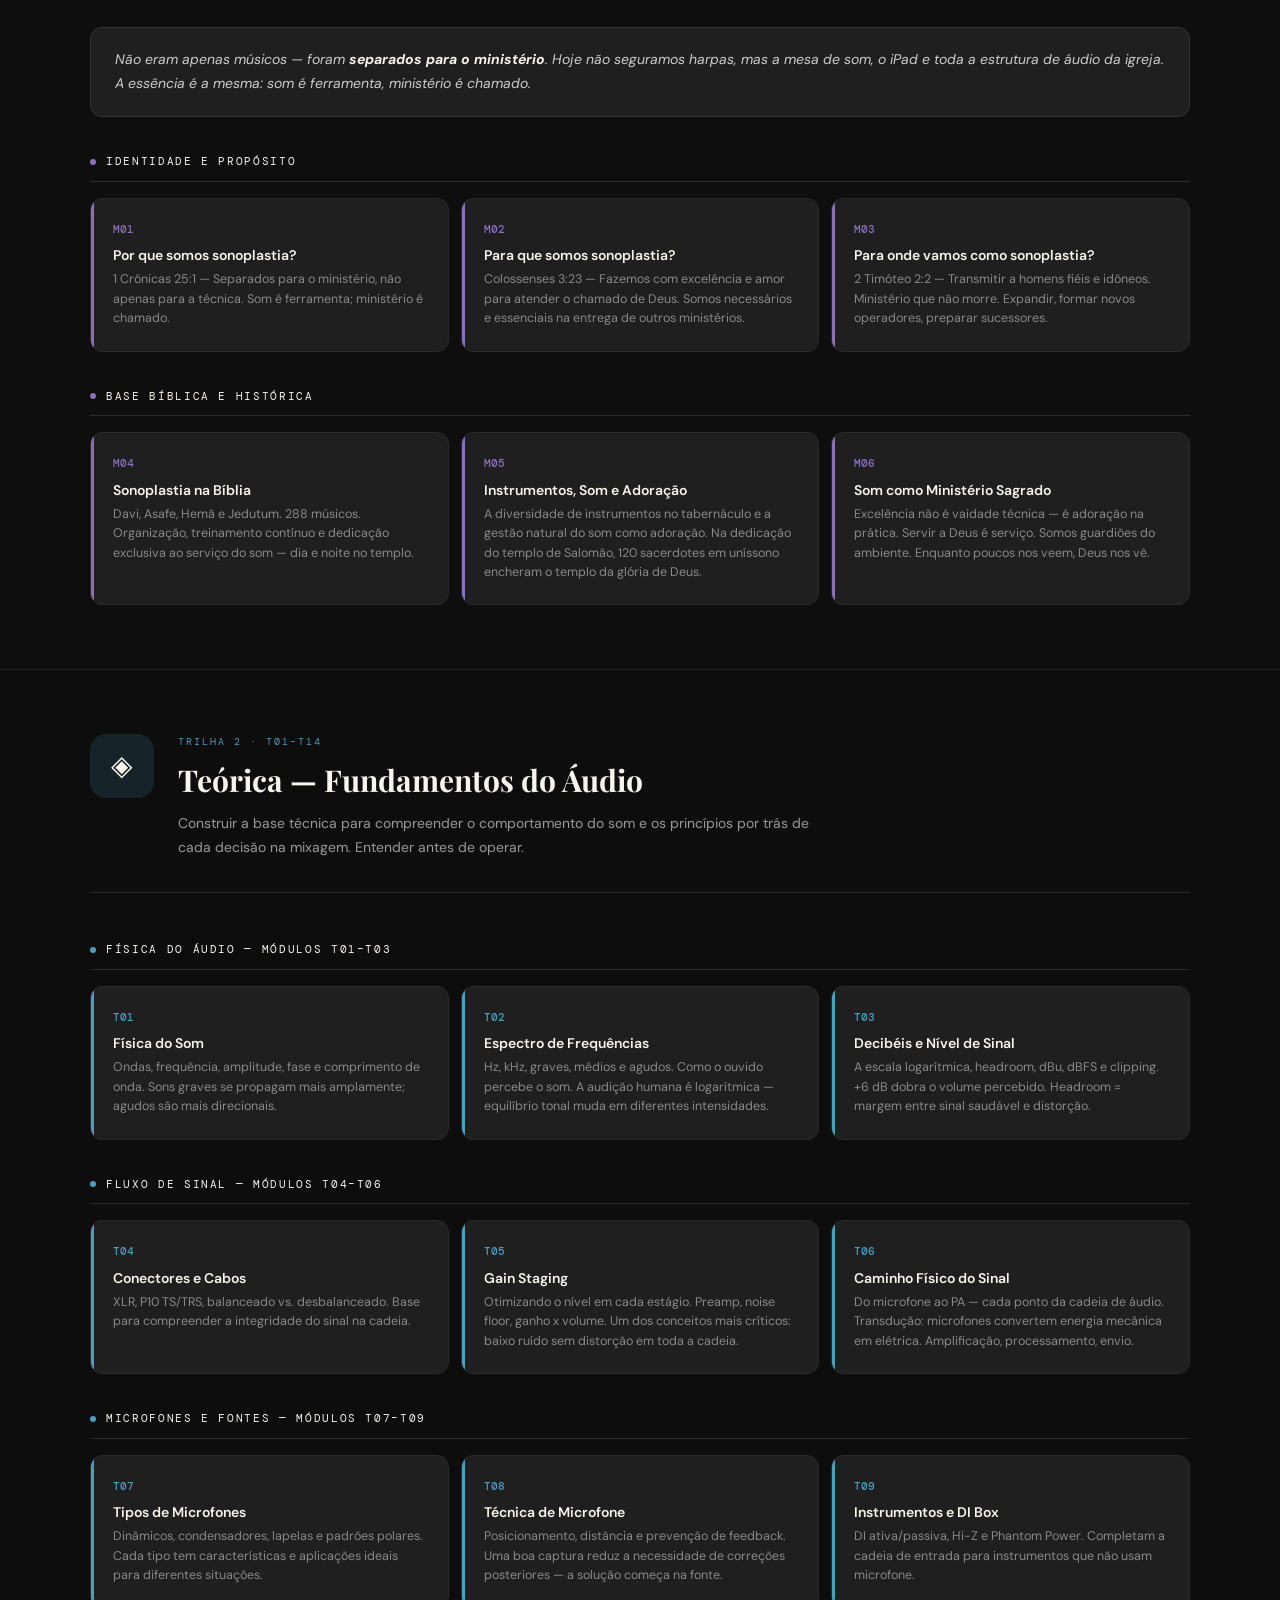
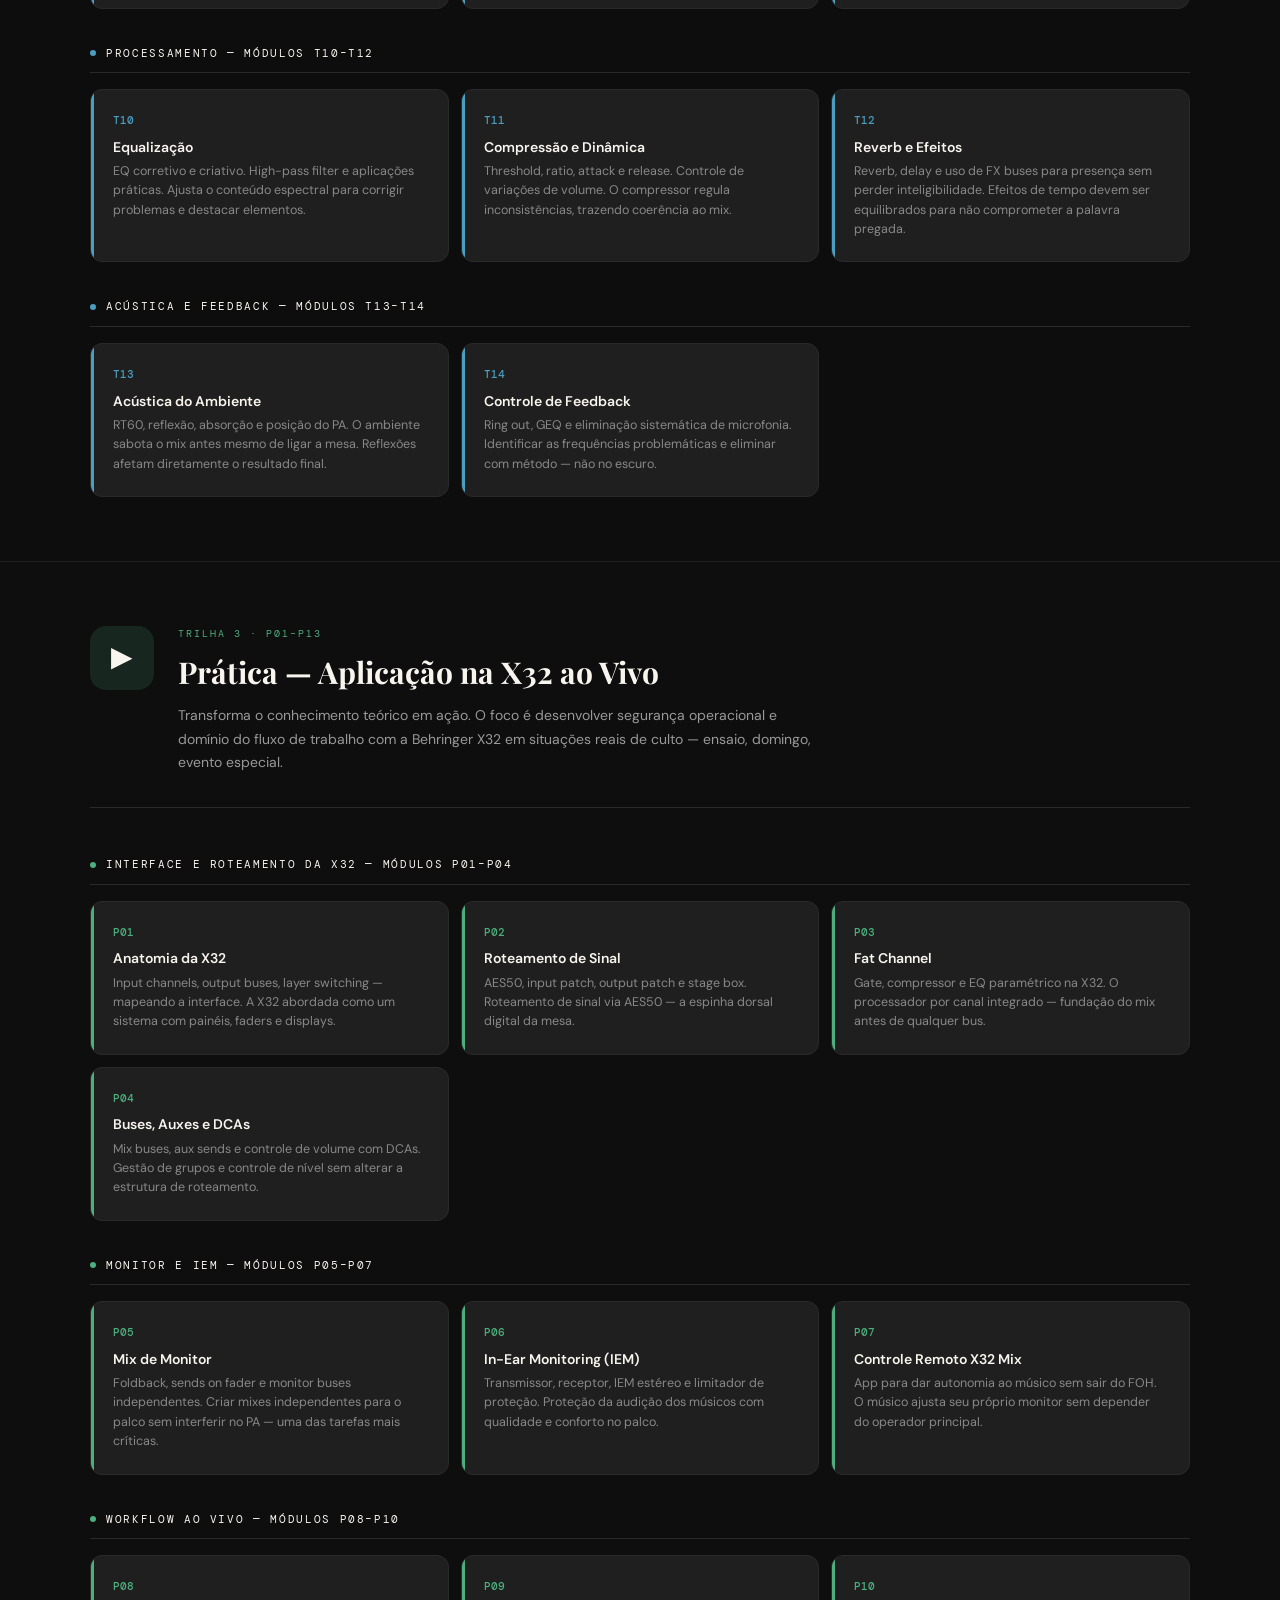
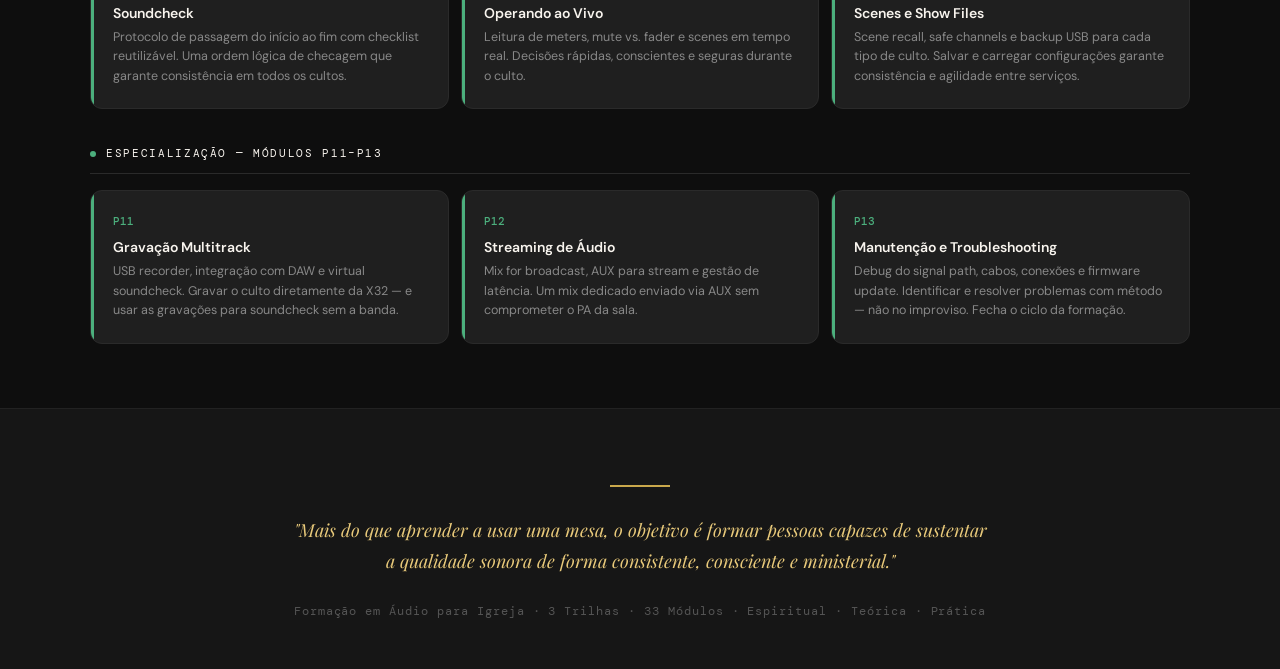
<file: infografico.html>
<!DOCTYPE html>
<html lang="pt-BR">
  <head>
    <meta charset="UTF-8" />
    <meta name="viewport" content="width=device-width, initial-scale=1.0" />
    <title>Formação em Áudio para Igreja</title>
    <link
      href="https://fonts.googleapis.com/css2?family=Playfair+Display:wght@700;900&family=DM+Sans:wght@300;400;500;600&family=DM+Mono:wght@400;500&display=swap"
      rel="stylesheet"
    />
    <style>
      :root {
        --gold: #c9a84c;
        --gold-light: #e8c97a;
        --gold-pale: #f5e8c0;
        --dark: #0e0e0e;
        --dark-2: #161616;
        --dark-3: #1f1f1f;
        --dark-4: #2a2a2a;
        --white: #f8f4ee;
        --muted: #888;
        --espiritual: #8b6fbe;
        --espiritual-bg: #1a1526;
        --teorica: #4a9ebf;
        --teorica-bg: #0f1e26;
        --pratica: #4caf7d;
        --pratica-bg: #0f1f17;
      }

      * {
        margin: 0;
        padding: 0;
        box-sizing: border-box;
      }

      body {
        background: var(--dark);
        color: var(--white);
        font-family: "DM Sans", sans-serif;
        font-size: 15px;
        line-height: 1.6;
      }

      /* ─── HEADER ─── */
      .hero {
        background: var(--dark-2);
        border-bottom: 1px solid #2a2a2a;
        padding: 64px 40px 56px;
        text-align: center;
        position: relative;
        overflow: hidden;
      }
      .hero::before {
        content: "";
        position: absolute;
        inset: 0;
        background: radial-gradient(
          ellipse 80% 60% at 50% 0%,
          rgba(201, 168, 76, 0.08) 0%,
          transparent 70%
        );
        pointer-events: none;
      }
      .hero-eyebrow {
        font-family: "DM Mono", monospace;
        font-size: 11px;
        letter-spacing: 0.25em;
        text-transform: uppercase;
        color: var(--gold);
        margin-bottom: 20px;
      }
      .hero h1 {
        font-family: "Playfair Display", serif;
        font-size: clamp(32px, 5vw, 58px);
        font-weight: 900;
        line-height: 1.1;
        color: var(--white);
        margin-bottom: 12px;
      }
      .hero h1 span {
        color: var(--gold);
      }
      .hero-sub {
        font-size: 15px;
        color: var(--muted);
        max-width: 600px;
        margin: 0 auto 40px;
        font-style: italic;
      }
      .hero-desc {
        max-width: 640px;
        margin: 0 auto;
        font-size: 15px;
        color: #aaa;
        line-height: 1.75;
      }
      .gold-rule {
        width: 60px;
        height: 2px;
        background: var(--gold);
        margin: 28px auto;
      }

      /* ─── SECTION WRAPPER ─── */
      .section {
        padding: 60px 40px;
        max-width: 1100px;
        margin: 0 auto;
      }
      .section-label {
        font-family: "DM Mono", monospace;
        font-size: 10px;
        letter-spacing: 0.2em;
        text-transform: uppercase;
        color: var(--gold);
        margin-bottom: 10px;
      }
      .section-title {
        font-family: "Playfair Display", serif;
        font-size: 28px;
        font-weight: 700;
        margin-bottom: 8px;
      }
      .section-desc {
        color: #999;
        font-size: 14px;
        margin-bottom: 40px;
      }

      /* ─── OVERVIEW CARDS ─── */
      .overview-grid {
        display: grid;
        grid-template-columns: repeat(auto-fit, minmax(280px, 1fr));
        gap: 2px;
        background: #222;
        border-radius: 16px;
        overflow: hidden;
      }
      .overview-card {
        padding: 36px 32px;
        position: relative;
        transition: background 0.2s;
      }
      .overview-card.esp {
        background: var(--espiritual-bg);
      }
      .overview-card.teo {
        background: var(--teorica-bg);
      }
      .overview-card.pra {
        background: var(--pratica-bg);
      }
      .overview-card:hover {
        filter: brightness(1.12);
      }
      .card-icon {
        font-size: 28px;
        margin-bottom: 16px;
        display: block;
      }
      .card-track-label {
        font-family: "DM Mono", monospace;
        font-size: 10px;
        letter-spacing: 0.18em;
        text-transform: uppercase;
        margin-bottom: 8px;
      }
      .esp .card-track-label {
        color: var(--espiritual);
      }
      .teo .card-track-label {
        color: var(--teorica);
      }
      .pra .card-track-label {
        color: var(--pratica);
      }
      .card-title {
        font-family: "Playfair Display", serif;
        font-size: 20px;
        font-weight: 700;
        margin-bottom: 12px;
        color: var(--white);
      }
      .card-body {
        font-size: 13.5px;
        color: #aaa;
        line-height: 1.65;
      }
      .card-modules-count {
        margin-top: 20px;
        font-family: "DM Mono", monospace;
        font-size: 11px;
        padding: 6px 14px;
        border-radius: 100px;
        display: inline-block;
      }
      .esp .card-modules-count {
        background: rgba(139, 111, 190, 0.15);
        color: var(--espiritual);
      }
      .teo .card-modules-count {
        background: rgba(74, 158, 191, 0.15);
        color: var(--teorica);
      }
      .pra .card-modules-count {
        background: rgba(76, 175, 125, 0.15);
        color: var(--pratica);
      }

      /* ─── DIVIDER ─── */
      .divider {
        border: none;
        border-top: 1px solid #222;
        margin: 0;
      }

      /* ─── TRILHA SECTION ─── */
      .trilha-section {
        padding: 64px 40px;
      }
      .trilha-section:nth-of-type(even) {
        background: var(--dark-2);
      }
      .trilha-inner {
        max-width: 1100px;
        margin: 0 auto;
      }

      .trilha-header {
        display: flex;
        align-items: flex-start;
        gap: 24px;
        margin-bottom: 48px;
        padding-bottom: 32px;
        border-bottom: 1px solid #2a2a2a;
      }
      .trilha-icon-wrap {
        width: 64px;
        height: 64px;
        border-radius: 16px;
        display: flex;
        align-items: center;
        justify-content: center;
        font-size: 28px;
        flex-shrink: 0;
      }
      .esp-bg {
        background: rgba(139, 111, 190, 0.15);
      }
      .teo-bg {
        background: rgba(74, 158, 191, 0.15);
      }
      .pra-bg {
        background: rgba(76, 175, 125, 0.15);
      }
      .trilha-header-text {
        flex: 1;
      }
      .trilha-track-badge {
        font-family: "DM Mono", monospace;
        font-size: 10px;
        letter-spacing: 0.2em;
        text-transform: uppercase;
        margin-bottom: 6px;
      }
      .esp .trilha-track-badge,
      .esp-color {
        color: var(--espiritual);
      }
      .teo .trilha-track-badge,
      .teo-color {
        color: var(--teorica);
      }
      .pra .trilha-track-badge,
      .pra-color {
        color: var(--pratica);
      }
      .trilha-h2 {
        font-family: "Playfair Display", serif;
        font-size: 30px;
        font-weight: 700;
        margin-bottom: 8px;
      }
      .trilha-desc {
        color: #999;
        font-size: 14px;
        max-width: 640px;
        line-height: 1.7;
      }

      /* ─── MÓDULOS GRID ─── */
      .modulos-grid {
        display: grid;
        grid-template-columns: repeat(auto-fill, minmax(300px, 1fr));
        gap: 12px;
      }
      .modulo-card {
        background: var(--dark-3);
        border-radius: 12px;
        padding: 22px 22px 22px 22px;
        border: 1px solid #2a2a2a;
        transition:
          border-color 0.2s,
          transform 0.2s;
        position: relative;
        overflow: hidden;
      }
      .modulo-card:hover {
        transform: translateY(-2px);
      }
      .esp .modulo-card:hover {
        border-color: rgba(139, 111, 190, 0.5);
      }
      .teo .modulo-card:hover {
        border-color: rgba(74, 158, 191, 0.5);
      }
      .pra .modulo-card:hover {
        border-color: rgba(76, 175, 125, 0.5);
      }
      .modulo-card::before {
        content: "";
        position: absolute;
        top: 0;
        left: 0;
        width: 3px;
        height: 100%;
        border-radius: 3px 0 0 3px;
      }
      .esp .modulo-card::before {
        background: var(--espiritual);
      }
      .teo .modulo-card::before {
        background: var(--teorica);
      }
      .pra .modulo-card::before {
        background: var(--pratica);
      }
      .modulo-id {
        font-family: "DM Mono", monospace;
        font-size: 11px;
        font-weight: 500;
        margin-bottom: 8px;
      }
      .esp .modulo-id {
        color: var(--espiritual);
      }
      .teo .modulo-id {
        color: var(--teorica);
      }
      .pra .modulo-id {
        color: var(--pratica);
      }
      .modulo-title {
        font-size: 14px;
        font-weight: 600;
        color: var(--white);
        margin-bottom: 6px;
        line-height: 1.3;
      }
      .modulo-body {
        font-size: 12.5px;
        color: #888;
        line-height: 1.55;
      }

      /* ─── QUOTE BLOCK ─── */
      .quote-block {
        background: linear-gradient(
          135deg,
          rgba(201, 168, 76, 0.06) 0%,
          rgba(201, 168, 76, 0.02) 100%
        );
        border: 1px solid rgba(201, 168, 76, 0.2);
        border-radius: 12px;
        padding: 28px 32px;
        margin: 40px 0;
        position: relative;
      }
      .quote-block::before {
        content: '"';
        position: absolute;
        top: -8px;
        left: 20px;
        font-family: "Playfair Display", serif;
        font-size: 72px;
        color: var(--gold);
        opacity: 0.25;
        line-height: 1;
      }
      .quote-text {
        font-family: "Playfair Display", serif;
        font-size: 16px;
        font-style: italic;
        color: var(--gold-light);
        line-height: 1.7;
        margin-bottom: 10px;
      }
      .quote-ref {
        font-family: "DM Mono", monospace;
        font-size: 11px;
        color: var(--gold);
        letter-spacing: 0.1em;
      }

      /* ─── HIGHLIGHT BOX ─── */
      .highlight-box {
        background: var(--dark-3);
        border-radius: 12px;
        border: 1px solid #333;
        padding: 20px 24px;
        margin: 28px 0;
        font-size: 14px;
        color: #ccc;
        font-style: italic;
        line-height: 1.7;
        position: relative;
      }

      /* ─── SUBGROUPS ─── */
      .subgroup-title {
        font-family: "DM Mono", monospace;
        font-size: 11px;
        text-transform: uppercase;
        letter-spacing: 0.15em;
        margin: 36px 0 16px;
        padding: 0 0 10px;
        border-bottom: 1px solid #2a2a2a;
        display: flex;
        align-items: center;
        gap: 10px;
      }
      .subgroup-title span {
        color: #555;
      }
      .subgroup-dot {
        width: 6px;
        height: 6px;
        border-radius: 50%;
        flex-shrink: 0;
      }
      .esp .subgroup-dot {
        background: var(--espiritual);
      }
      .teo .subgroup-dot {
        background: var(--teorica);
      }
      .pra .subgroup-dot {
        background: var(--pratica);
      }

      /* ─── FOOTER ─── */
      .footer {
        background: var(--dark-2);
        border-top: 1px solid #222;
        padding: 48px 40px;
        text-align: center;
      }
      .footer-quote {
        max-width: 700px;
        margin: 0 auto;
        font-family: "Playfair Display", serif;
        font-size: 18px;
        font-style: italic;
        color: var(--gold-light);
        line-height: 1.75;
        margin-bottom: 24px;
      }
      .footer-note {
        font-size: 12px;
        color: #555;
        font-family: "DM Mono", monospace;
        letter-spacing: 0.08em;
      }
    </style>
  </head>
  <body>
    <!-- ═══════════════════════════ HERO ═══════════════════════════ -->
    <div class="hero">
      <div class="hero-eyebrow">Material de Referência Rápida</div>
      <h1>Formação em <span>Áudio</span><br />para Igreja</h1>
      <div class="hero-sub">
        Da Base Técnica à Aplicação Prática, com Fundamento Espiritual
      </div>
      <div class="gold-rule"></div>
      <div class="hero-desc">
        Formação estruturada, progressiva e enraizada na fé. O objetivo não é
        apenas ensinar a operar equipamentos — é desenvolver operadores que
        compreendam a técnica com segurança, o ministério com maturidade e
        sirvam com excelência. Excelência não é vaidade técnica. É adoração na
        prática.
      </div>
    </div>

    <!-- ═══════════════════════════ OVERVIEW DAS 3 TRILHAS ═══════════════════════════ -->
    <div class="section">
      <div class="section-label">Visão Geral</div>
      <div class="section-title">As Três Trilhas Complementares</div>
      <div class="section-desc">
        Cada trilha pressupõe e alimenta as outras. Juntas, formam o operador
        completo.
      </div>

      <div class="overview-grid">
        <div class="overview-card esp">
          <span class="card-icon">✦</span>
          <div class="card-track-label">Trilha 1</div>
          <div class="card-title">Espiritual<br />Fundamento e Chamado</div>
          <div class="card-body">
            O porquê antes do como. Identidade ministerial, base bíblica e
            propósito que sustenta toda a técnica. Somos ministros antes de
            sermos técnicos.
          </div>
          <div class="card-modules-count">6 módulos · M01–M06</div>
        </div>

        <div class="overview-card teo">
          <span class="card-icon">◈</span>
          <div class="card-track-label">Trilha 2</div>
          <div class="card-title">Teórica<br />Fundamentos do Áudio</div>
          <div class="card-body">
            Base conceitual: física do som, fluxo de sinal, processamento e
            acústica. Entender antes de operar — assim como um desenvolvedor
            precisa entender lógica antes de escrever código.
          </div>
          <div class="card-modules-count">14 módulos · T01–T14</div>
        </div>

        <div class="overview-card pra">
          <span class="card-icon">▶</span>
          <div class="card-track-label">Trilha 3</div>
          <div class="card-title">Prática<br />Aplicação na X32 ao Vivo</div>
          <div class="card-body">
            Operação real: interface da X32, monitor, IEM, soundcheck, workflow
            e especialização avançada. Segurança operacional em situações reais
            de culto.
          </div>
          <div class="card-modules-count">13 módulos · P01–P13</div>
        </div>
      </div>
    </div>

    <hr class="divider" />

    <!-- ═══════════════════════════ TRILHA ESPIRITUAL ═══════════════════════════ -->
    <div class="trilha-section esp">
      <div class="trilha-inner">
        <div class="trilha-header">
          <div class="trilha-icon-wrap esp-bg">✦</div>
          <div class="trilha-header-text">
            <div class="trilha-track-badge esp-color">Trilha 1 · M01–M06</div>
            <div class="trilha-h2">Espiritual — Fundamento e Chamado</div>
            <div class="trilha-desc">
              Embora o termo sonoplastia seja moderno, a essência tem raízes
              profundas nos tempos bíblicos. Antes de qualquer técnica, o
              operador precisa entender quem ele é, por que está ali e para quem
              está servindo.
            </div>
          </div>
        </div>

        <div class="quote-block">
          <div class="quote-text">
            Davi, juntamente com os chefes do exército, separou para o
            ministério alguns dos filhos de Asafe, Hemã e Jedutum para
            profetizar com harpas, alaúdes e címbalos.
          </div>
          <div class="quote-ref">— 1 Crônicas 25:1</div>
        </div>

        <div class="highlight-box">
          Não eram apenas músicos — foram
          <strong style="color: var(--white)"
            >separados para o ministério</strong
          >. Hoje não seguramos harpas, mas a mesa de som, o iPad e toda a
          estrutura de áudio da igreja. A essência é a mesma: som é ferramenta,
          ministério é chamado.
        </div>

        <!-- Grupo de Módulos -->
        <div class="subgroup-title">
          <div class="subgroup-dot esp"></div>
          Identidade e Propósito
        </div>
        <div class="modulos-grid esp">
          <div class="modulo-card">
            <div class="modulo-id">M01</div>
            <div class="modulo-title">Por que somos sonoplastia?</div>
            <div class="modulo-body">
              1 Crônicas 25:1 — Separados para o ministério, não apenas para a
              técnica. Som é ferramenta; ministério é chamado.
            </div>
          </div>
          <div class="modulo-card">
            <div class="modulo-id">M02</div>
            <div class="modulo-title">Para que somos sonoplastia?</div>
            <div class="modulo-body">
              Colossenses 3:23 — Fazemos com excelência e amor para atender o
              chamado de Deus. Somos necessários e essenciais na entrega de
              outros ministérios.
            </div>
          </div>
          <div class="modulo-card">
            <div class="modulo-id">M03</div>
            <div class="modulo-title">Para onde vamos como sonoplastia?</div>
            <div class="modulo-body">
              2 Timóteo 2:2 — Transmitir a homens fiéis e idôneos. Ministério
              que não morre. Expandir, formar novos operadores, preparar
              sucessores.
            </div>
          </div>
        </div>

        <div class="subgroup-title">
          <div class="subgroup-dot esp"></div>
          Base Bíblica e Histórica
        </div>
        <div class="modulos-grid esp">
          <div class="modulo-card">
            <div class="modulo-id">M04</div>
            <div class="modulo-title">Sonoplastia na Bíblia</div>
            <div class="modulo-body">
              Davi, Asafe, Hemã e Jedutum. 288 músicos. Organização, treinamento
              contínuo e dedicação exclusiva ao serviço do som — dia e noite no
              templo.
            </div>
          </div>
          <div class="modulo-card">
            <div class="modulo-id">M05</div>
            <div class="modulo-title">Instrumentos, Som e Adoração</div>
            <div class="modulo-body">
              A diversidade de instrumentos no tabernáculo e a gestão natural do
              som como adoração. Na dedicação do templo de Salomão, 120
              sacerdotes em uníssono encheram o templo da glória de Deus.
            </div>
          </div>
          <div class="modulo-card">
            <div class="modulo-id">M06</div>
            <div class="modulo-title">Som como Ministério Sagrado</div>
            <div class="modulo-body">
              Excelência não é vaidade técnica — é adoração na prática. Servir a
              Deus é serviço. Somos guardiões do ambiente. Enquanto poucos nos
              veem, Deus nos vê.
            </div>
          </div>
        </div>
      </div>
    </div>

    <hr class="divider" />

    <!-- ═══════════════════════════ TRILHA TEÓRICA ═══════════════════════════ -->
    <div class="trilha-section teo" style="background: #0d0d0d">
      <div class="trilha-inner">
        <div class="trilha-header">
          <div class="trilha-icon-wrap teo-bg">◈</div>
          <div class="trilha-header-text">
            <div class="trilha-track-badge teo-color">Trilha 2 · T01–T14</div>
            <div class="trilha-h2">Teórica — Fundamentos do Áudio</div>
            <div class="trilha-desc">
              Construir a base técnica para compreender o comportamento do som e
              os princípios por trás de cada decisão na mixagem. Entender antes
              de operar.
            </div>
          </div>
        </div>

        <!-- T01–T03 -->
        <div class="subgroup-title">
          <div class="subgroup-dot teo"></div>
          Física do Áudio — Módulos T01–T03
        </div>
        <div class="modulos-grid teo">
          <div class="modulo-card">
            <div class="modulo-id">T01</div>
            <div class="modulo-title">Física do Som</div>
            <div class="modulo-body">
              Ondas, frequência, amplitude, fase e comprimento de onda. Sons
              graves se propagam mais amplamente; agudos são mais direcionais.
            </div>
          </div>
          <div class="modulo-card">
            <div class="modulo-id">T02</div>
            <div class="modulo-title">Espectro de Frequências</div>
            <div class="modulo-body">
              Hz, kHz, graves, médios e agudos. Como o ouvido percebe o som. A
              audição humana é logarítmica — equilíbrio tonal muda em diferentes
              intensidades.
            </div>
          </div>
          <div class="modulo-card">
            <div class="modulo-id">T03</div>
            <div class="modulo-title">Decibéis e Nível de Sinal</div>
            <div class="modulo-body">
              A escala logarítmica, headroom, dBu, dBFS e clipping. +6 dB dobra
              o volume percebido. Headroom = margem entre sinal saudável e
              distorção.
            </div>
          </div>
        </div>

        <!-- T04–T06 -->
        <div class="subgroup-title">
          <div class="subgroup-dot teo"></div>
          Fluxo de Sinal — Módulos T04–T06
        </div>
        <div class="modulos-grid teo">
          <div class="modulo-card">
            <div class="modulo-id">T04</div>
            <div class="modulo-title">Conectores e Cabos</div>
            <div class="modulo-body">
              XLR, P10 TS/TRS, balanceado vs. desbalanceado. Base para
              compreender a integridade do sinal na cadeia.
            </div>
          </div>
          <div class="modulo-card">
            <div class="modulo-id">T05</div>
            <div class="modulo-title">Gain Staging</div>
            <div class="modulo-body">
              Otimizando o nível em cada estágio. Preamp, noise floor, ganho x
              volume. Um dos conceitos mais críticos: baixo ruído sem distorção
              em toda a cadeia.
            </div>
          </div>
          <div class="modulo-card">
            <div class="modulo-id">T06</div>
            <div class="modulo-title">Caminho Físico do Sinal</div>
            <div class="modulo-body">
              Do microfone ao PA — cada ponto da cadeia de áudio. Transdução:
              microfones convertem energia mecânica em elétrica. Amplificação,
              processamento, envio.
            </div>
          </div>
        </div>

        <!-- T07–T09 -->
        <div class="subgroup-title">
          <div class="subgroup-dot teo"></div>
          Microfones e Fontes — Módulos T07–T09
        </div>
        <div class="modulos-grid teo">
          <div class="modulo-card">
            <div class="modulo-id">T07</div>
            <div class="modulo-title">Tipos de Microfones</div>
            <div class="modulo-body">
              Dinâmicos, condensadores, lapelas e padrões polares. Cada tipo tem
              características e aplicações ideais para diferentes situações.
            </div>
          </div>
          <div class="modulo-card">
            <div class="modulo-id">T08</div>
            <div class="modulo-title">Técnica de Microfone</div>
            <div class="modulo-body">
              Posicionamento, distância e prevenção de feedback. Uma boa captura
              reduz a necessidade de correções posteriores — a solução começa na
              fonte.
            </div>
          </div>
          <div class="modulo-card">
            <div class="modulo-id">T09</div>
            <div class="modulo-title">Instrumentos e DI Box</div>
            <div class="modulo-body">
              DI ativa/passiva, Hi-Z e Phantom Power. Completam a cadeia de
              entrada para instrumentos que não usam microfone.
            </div>
          </div>
        </div>

        <!-- T10–T12 -->
        <div class="subgroup-title">
          <div class="subgroup-dot teo"></div>
          Processamento — Módulos T10–T12
        </div>
        <div class="modulos-grid teo">
          <div class="modulo-card">
            <div class="modulo-id">T10</div>
            <div class="modulo-title">Equalização</div>
            <div class="modulo-body">
              EQ corretivo e criativo. High-pass filter e aplicações práticas.
              Ajusta o conteúdo espectral para corrigir problemas e destacar
              elementos.
            </div>
          </div>
          <div class="modulo-card">
            <div class="modulo-id">T11</div>
            <div class="modulo-title">Compressão e Dinâmica</div>
            <div class="modulo-body">
              Threshold, ratio, attack e release. Controle de variações de
              volume. O compressor regula inconsistências, trazendo coerência ao
              mix.
            </div>
          </div>
          <div class="modulo-card">
            <div class="modulo-id">T12</div>
            <div class="modulo-title">Reverb e Efeitos</div>
            <div class="modulo-body">
              Reverb, delay e uso de FX buses para presença sem perder
              inteligibilidade. Efeitos de tempo devem ser equilibrados para não
              comprometer a palavra pregada.
            </div>
          </div>
        </div>

        <!-- T13–T14 -->
        <div class="subgroup-title">
          <div class="subgroup-dot teo"></div>
          Acústica e Feedback — Módulos T13–T14
        </div>
        <div class="modulos-grid teo">
          <div class="modulo-card">
            <div class="modulo-id">T13</div>
            <div class="modulo-title">Acústica do Ambiente</div>
            <div class="modulo-body">
              RT60, reflexão, absorção e posição do PA. O ambiente sabota o mix
              antes mesmo de ligar a mesa. Reflexões afetam diretamente o
              resultado final.
            </div>
          </div>
          <div class="modulo-card">
            <div class="modulo-id">T14</div>
            <div class="modulo-title">Controle de Feedback</div>
            <div class="modulo-body">
              Ring out, GEQ e eliminação sistemática de microfonia. Identificar
              as frequências problemáticas e eliminar com método — não no
              escuro.
            </div>
          </div>
        </div>
      </div>
    </div>

    <hr class="divider" />

    <!-- ═══════════════════════════ TRILHA PRÁTICA ═══════════════════════════ -->
    <div class="trilha-section pra" style="background: #0e0e0e">
      <div class="trilha-inner">
        <div class="trilha-header">
          <div class="trilha-icon-wrap pra-bg">▶</div>
          <div class="trilha-header-text">
            <div class="trilha-track-badge pra-color">Trilha 3 · P01–P13</div>
            <div class="trilha-h2">Prática — Aplicação na X32 ao Vivo</div>
            <div class="trilha-desc">
              Transforma o conhecimento teórico em ação. O foco é desenvolver
              segurança operacional e domínio do fluxo de trabalho com a
              Behringer X32 em situações reais de culto — ensaio, domingo,
              evento especial.
            </div>
          </div>
        </div>

        <!-- P01–P04 -->
        <div class="subgroup-title">
          <div class="subgroup-dot pra"></div>
          Interface e Roteamento da X32 — Módulos P01–P04
        </div>
        <div class="modulos-grid pra">
          <div class="modulo-card">
            <div class="modulo-id">P01</div>
            <div class="modulo-title">Anatomia da X32</div>
            <div class="modulo-body">
              Input channels, output buses, layer switching — mapeando a
              interface. A X32 abordada como um sistema com painéis, faders e
              displays.
            </div>
          </div>
          <div class="modulo-card">
            <div class="modulo-id">P02</div>
            <div class="modulo-title">Roteamento de Sinal</div>
            <div class="modulo-body">
              AES50, input patch, output patch e stage box. Roteamento de sinal
              via AES50 — a espinha dorsal digital da mesa.
            </div>
          </div>
          <div class="modulo-card">
            <div class="modulo-id">P03</div>
            <div class="modulo-title">Fat Channel</div>
            <div class="modulo-body">
              Gate, compressor e EQ paramétrico na X32. O processador por canal
              integrado — fundação do mix antes de qualquer bus.
            </div>
          </div>
          <div class="modulo-card">
            <div class="modulo-id">P04</div>
            <div class="modulo-title">Buses, Auxes e DCAs</div>
            <div class="modulo-body">
              Mix buses, aux sends e controle de volume com DCAs. Gestão de
              grupos e controle de nível sem alterar a estrutura de roteamento.
            </div>
          </div>
        </div>

        <!-- P05–P07 -->
        <div class="subgroup-title">
          <div class="subgroup-dot pra"></div>
          Monitor e IEM — Módulos P05–P07
        </div>
        <div class="modulos-grid pra">
          <div class="modulo-card">
            <div class="modulo-id">P05</div>
            <div class="modulo-title">Mix de Monitor</div>
            <div class="modulo-body">
              Foldback, sends on fader e monitor buses independentes. Criar
              mixes independentes para o palco sem interferir no PA — uma das
              tarefas mais críticas.
            </div>
          </div>
          <div class="modulo-card">
            <div class="modulo-id">P06</div>
            <div class="modulo-title">In-Ear Monitoring (IEM)</div>
            <div class="modulo-body">
              Transmissor, receptor, IEM estéreo e limitador de proteção.
              Proteção da audição dos músicos com qualidade e conforto no palco.
            </div>
          </div>
          <div class="modulo-card">
            <div class="modulo-id">P07</div>
            <div class="modulo-title">Controle Remoto X32 Mix</div>
            <div class="modulo-body">
              App para dar autonomia ao músico sem sair do FOH. O músico ajusta
              seu próprio monitor sem depender do operador principal.
            </div>
          </div>
        </div>

        <!-- P08–P10 -->
        <div class="subgroup-title">
          <div class="subgroup-dot pra"></div>
          Workflow ao Vivo — Módulos P08–P10
        </div>
        <div class="modulos-grid pra">
          <div class="modulo-card">
            <div class="modulo-id">P08</div>
            <div class="modulo-title">Soundcheck</div>
            <div class="modulo-body">
              Protocolo de passagem do início ao fim com checklist reutilizável.
              Uma ordem lógica de checagem que garante consistência em todos os
              cultos.
            </div>
          </div>
          <div class="modulo-card">
            <div class="modulo-id">P09</div>
            <div class="modulo-title">Operando ao Vivo</div>
            <div class="modulo-body">
              Leitura de meters, mute vs. fader e scenes em tempo real. Decisões
              rápidas, conscientes e seguras durante o culto.
            </div>
          </div>
          <div class="modulo-card">
            <div class="modulo-id">P10</div>
            <div class="modulo-title">Scenes e Show Files</div>
            <div class="modulo-body">
              Scene recall, safe channels e backup USB para cada tipo de culto.
              Salvar e carregar configurações garante consistência e agilidade
              entre serviços.
            </div>
          </div>
        </div>

        <!-- P11–P13 -->
        <div class="subgroup-title">
          <div class="subgroup-dot pra"></div>
          Especialização — Módulos P11–P13
        </div>
        <div class="modulos-grid pra">
          <div class="modulo-card">
            <div class="modulo-id">P11</div>
            <div class="modulo-title">Gravação Multitrack</div>
            <div class="modulo-body">
              USB recorder, integração com DAW e virtual soundcheck. Gravar o
              culto diretamente da X32 — e usar as gravações para soundcheck sem
              a banda.
            </div>
          </div>
          <div class="modulo-card">
            <div class="modulo-id">P12</div>
            <div class="modulo-title">Streaming de Áudio</div>
            <div class="modulo-body">
              Mix for broadcast, AUX para stream e gestão de latência. Um mix
              dedicado enviado via AUX sem comprometer o PA da sala.
            </div>
          </div>
          <div class="modulo-card">
            <div class="modulo-id">P13</div>
            <div class="modulo-title">Manutenção e Troubleshooting</div>
            <div class="modulo-body">
              Debug do signal path, cabos, conexões e firmware update.
              Identificar e resolver problemas com método — não no improviso.
              Fecha o ciclo da formação.
            </div>
          </div>
        </div>
      </div>
    </div>

    <!-- ═══════════════════════════ FOOTER ═══════════════════════════ -->
    <div class="footer">
      <div class="gold-rule"></div>
      <div class="footer-quote">
        "Mais do que aprender a usar uma mesa, o objetivo é formar pessoas
        capazes de sustentar a qualidade sonora de forma consistente, consciente
        e ministerial."
      </div>
      <div class="footer-note">
        Formação em Áudio para Igreja · 3 Trilhas · 33 Módulos · Espiritual ·
        Teórica · Prática
      </div>
    </div>
  </body>
</html>
</file>
<file: styles.css>
:root {
  --gold: #c9a84c;
  --gold-light: #e8c97a;
  --gold-pale: #f5e8c0;
  --dark: #0e0e0e;
  --dark-2: #161616;
  --dark-3: #1f1f1f;
  --dark-4: #2a2a2a;
  --white: #f8f4ee;
  --muted: #888;
  --espiritual: #8b6fbe;
  --espiritual-bg: #1a1526;
  --teorica: #4a9ebf;
  --teorica-bg: #0f1e26;
  --pratica: #4caf7d;
  --pratica-bg: #0f1f17;
}

* {
  margin: 0;
  padding: 0;
  box-sizing: border-box;
}

body {
  background: var(--dark);
  color: var(--white);
  font-family: "DM Sans", sans-serif;
  font-size: 15px;
  line-height: 1.6;
}

/* ─── HEADER ─── */
.hero {
  background: var(--dark-2);
  border-bottom: 1px solid #2a2a2a;
  padding: 64px 40px 56px;
  text-align: center;
  position: relative;
  overflow: hidden;
}
.hero::before {
  content: "";
  position: absolute;
  inset: 0;
  background: radial-gradient(
    ellipse 80% 60% at 50% 0%,
    rgba(201, 168, 76, 0.08) 0%,
    transparent 70%
  );
  pointer-events: none;
}
.hero-eyebrow {
  font-family: "DM Mono", monospace;
  font-size: 11px;
  letter-spacing: 0.25em;
  text-transform: uppercase;
  color: var(--gold);
  margin-bottom: 20px;
}
.hero h1 {
  font-family: "Playfair Display", serif;
  font-size: clamp(32px, 5vw, 58px);
  font-weight: 900;
  line-height: 1.1;
  color: var(--white);
  margin-bottom: 12px;
}
.hero h1 span {
  color: var(--gold);
}
.hero-sub {
  font-size: 15px;
  color: var(--muted);
  max-width: 600px;
  margin: 0 auto 40px;
  font-style: italic;
}
.hero-desc {
  max-width: 640px;
  margin: 0 auto;
  font-size: 15px;
  color: #aaa;
  line-height: 1.75;
}
.gold-rule {
  width: 60px;
  height: 2px;
  background: var(--gold);
  margin: 28px auto;
}

/* ─── SECTION WRAPPER ─── */
.section {
  padding: 60px 40px;
  max-width: 1100px;
  margin: 0 auto;
}
.section-label {
  font-family: "DM Mono", monospace;
  font-size: 10px;
  letter-spacing: 0.2em;
  text-transform: uppercase;
  color: var(--gold);
  margin-bottom: 10px;
}
.section-title {
  font-family: "Playfair Display", serif;
  font-size: 28px;
  font-weight: 700;
  margin-bottom: 8px;
}
.section-desc {
  color: #999;
  font-size: 14px;
  margin-bottom: 40px;
}

/* ─── OVERVIEW CARDS ─── */
.overview-grid {
  display: grid;
  grid-template-columns: repeat(auto-fit, minmax(280px, 1fr));
  gap: 2px;
  background: #222;
  border-radius: 16px;
  overflow: hidden;
}
.overview-card {
  padding: 36px 32px;
  position: relative;
  transition: background 0.2s;
}
.overview-card.esp {
  background: var(--espiritual-bg);
}
.overview-card.teo {
  background: var(--teorica-bg);
}
.overview-card.pra {
  background: var(--pratica-bg);
}
.overview-card:hover {
  filter: brightness(1.12);
}
.card-icon {
  font-size: 28px;
  margin-bottom: 16px;
  display: block;
}
.card-track-label {
  font-family: "DM Mono", monospace;
  font-size: 10px;
  letter-spacing: 0.18em;
  text-transform: uppercase;
  margin-bottom: 8px;
}
.esp .card-track-label {
  color: var(--espiritual);
}
.teo .card-track-label {
  color: var(--teorica);
}
.pra .card-track-label {
  color: var(--pratica);
}
.card-title {
  font-family: "Playfair Display", serif;
  font-size: 20px;
  font-weight: 700;
  margin-bottom: 12px;
  color: var(--white);
}
.card-body {
  font-size: 13.5px;
  color: #aaa;
  line-height: 1.65;
}
.card-modules-count {
  margin-top: 20px;
  font-family: "DM Mono", monospace;
  font-size: 11px;
  padding: 6px 14px;
  border-radius: 100px;
  display: inline-block;
}
.esp .card-modules-count {
  background: rgba(139, 111, 190, 0.15);
  color: var(--espiritual);
}
.teo .card-modules-count {
  background: rgba(74, 158, 191, 0.15);
  color: var(--teorica);
}
.pra .card-modules-count {
  background: rgba(76, 175, 125, 0.15);
  color: var(--pratica);
}

/* ─── DIVIDER ─── */
.divider {
  border: none;
  border-top: 1px solid #222;
  margin: 0;
}

/* ─── TRILHA SECTION ─── */
.trilha-section {
  padding: 64px 40px;
}
.trilha-section:nth-of-type(even) {
  background: var(--dark-2);
}
.trilha-inner {
  max-width: 1100px;
  margin: 0 auto;
}

.trilha-header {
  display: flex;
  align-items: flex-start;
  gap: 24px;
  margin-bottom: 48px;
  padding-bottom: 32px;
  border-bottom: 1px solid #2a2a2a;
}
.trilha-icon-wrap {
  width: 64px;
  height: 64px;
  border-radius: 16px;
  display: flex;
  align-items: center;
  justify-content: center;
  font-size: 28px;
  flex-shrink: 0;
}
.esp-bg {
  background: rgba(139, 111, 190, 0.15);
}
.teo-bg {
  background: rgba(74, 158, 191, 0.15);
}
.pra-bg {
  background: rgba(76, 175, 125, 0.15);
}
.trilha-header-text {
  flex: 1;
}
.trilha-track-badge {
  font-family: "DM Mono", monospace;
  font-size: 10px;
  letter-spacing: 0.2em;
  text-transform: uppercase;
  margin-bottom: 6px;
}
.esp .trilha-track-badge,
.esp-color {
  color: var(--espiritual);
}
.teo .trilha-track-badge,
.teo-color {
  color: var(--teorica);
}
.pra .trilha-track-badge,
.pra-color {
  color: var(--pratica);
}
.trilha-h2 {
  font-family: "Playfair Display", serif;
  font-size: 30px;
  font-weight: 700;
  margin-bottom: 8px;
}
.trilha-desc {
  color: #999;
  font-size: 14px;
  max-width: 640px;
  line-height: 1.7;
}

/* ─── MÓDULOS GRID ─── */
.modulos-grid {
  display: grid;
  grid-template-columns: repeat(auto-fill, minmax(300px, 1fr));
  gap: 12px;
}
.modulo-card {
  background: var(--dark-3);
  border-radius: 12px;
  padding: 22px 22px 22px 22px;
  border: 1px solid #2a2a2a;
  transition:
    border-color 0.2s,
    transform 0.2s;
  position: relative;
  overflow: hidden;
}
.modulo-card:hover {
  transform: translateY(-2px);
}
.esp .modulo-card:hover {
  border-color: rgba(139, 111, 190, 0.5);
}
.teo .modulo-card:hover {
  border-color: rgba(74, 158, 191, 0.5);
}
.pra .modulo-card:hover {
  border-color: rgba(76, 175, 125, 0.5);
}
.modulo-card::before {
  content: "";
  position: absolute;
  top: 0;
  left: 0;
  width: 3px;
  height: 100%;
  border-radius: 3px 0 0 3px;
}
.esp .modulo-card::before {
  background: var(--espiritual);
}
.teo .modulo-card::before {
  background: var(--teorica);
}
.pra .modulo-card::before {
  background: var(--pratica);
}
.modulo-id {
  font-family: "DM Mono", monospace;
  font-size: 11px;
  font-weight: 500;
  margin-bottom: 8px;
}
.esp .modulo-id {
  color: var(--espiritual);
}
.teo .modulo-id {
  color: var(--teorica);
}
.pra .modulo-id {
  color: var(--pratica);
}
.modulo-title {
  font-size: 14px;
  font-weight: 600;
  color: var(--white);
  margin-bottom: 6px;
  line-height: 1.3;
}
.modulo-body {
  font-size: 12.5px;
  color: #888;
  line-height: 1.55;
}

/* ─── QUOTE BLOCK ─── */
.quote-block {
  background: linear-gradient(
    135deg,
    rgba(201, 168, 76, 0.06) 0%,
    rgba(201, 168, 76, 0.02) 100%
  );
  border: 1px solid rgba(201, 168, 76, 0.2);
  border-radius: 12px;
  padding: 28px 32px;
  margin: 40px 0;
  position: relative;
}
.quote-block::before {
  content: '"';
  position: absolute;
  top: -8px;
  left: 20px;
  font-family: "Playfair Display", serif;
  font-size: 72px;
  color: var(--gold);
  opacity: 0.25;
  line-height: 1;
}
.quote-text {
  font-family: "Playfair Display", serif;
  font-size: 16px;
  font-style: italic;
  color: var(--gold-light);
  line-height: 1.7;
  margin-bottom: 10px;
}
.quote-ref {
  font-family: "DM Mono", monospace;
  font-size: 11px;
  color: var(--gold);
  letter-spacing: 0.1em;
}

/* ─── HIGHLIGHT BOX ─── */
.highlight-box {
  background: var(--dark-3);
  border-radius: 12px;
  border: 1px solid #333;
  padding: 20px 24px;
  margin: 28px 0;
  font-size: 14px;
  color: #ccc;
  font-style: italic;
  line-height: 1.7;
  position: relative;
}

/* ─── SUBGROUPS ─── */
.subgroup-title {
  font-family: "DM Mono", monospace;
  font-size: 11px;
  text-transform: uppercase;
  letter-spacing: 0.15em;
  margin: 36px 0 16px;
  padding: 0 0 10px;
  border-bottom: 1px solid #2a2a2a;
  display: flex;
  align-items: center;
  gap: 10px;
}
.subgroup-title span {
  color: #555;
}
.subgroup-dot {
  width: 6px;
  height: 6px;
  border-radius: 50%;
  flex-shrink: 0;
}
.esp .subgroup-dot {
  background: var(--espiritual);
}
.teo .subgroup-dot {
  background: var(--teorica);
}
.pra .subgroup-dot {
  background: var(--pratica);
}

/* ─── FOOTER ─── */
.footer {
  background: var(--dark-2);
  border-top: 1px solid #222;
  padding: 48px 40px;
  text-align: center;
}
.footer-quote {
  max-width: 700px;
  margin: 0 auto;
  font-family: "Playfair Display", serif;
  font-size: 18px;
  font-style: italic;
  color: var(--gold-light);
  line-height: 1.75;
  margin-bottom: 24px;
}
.footer-note {
  font-size: 12px;
  color: #555;
  font-family: "DM Mono", monospace;
  letter-spacing: 0.08em;
}
</file>
